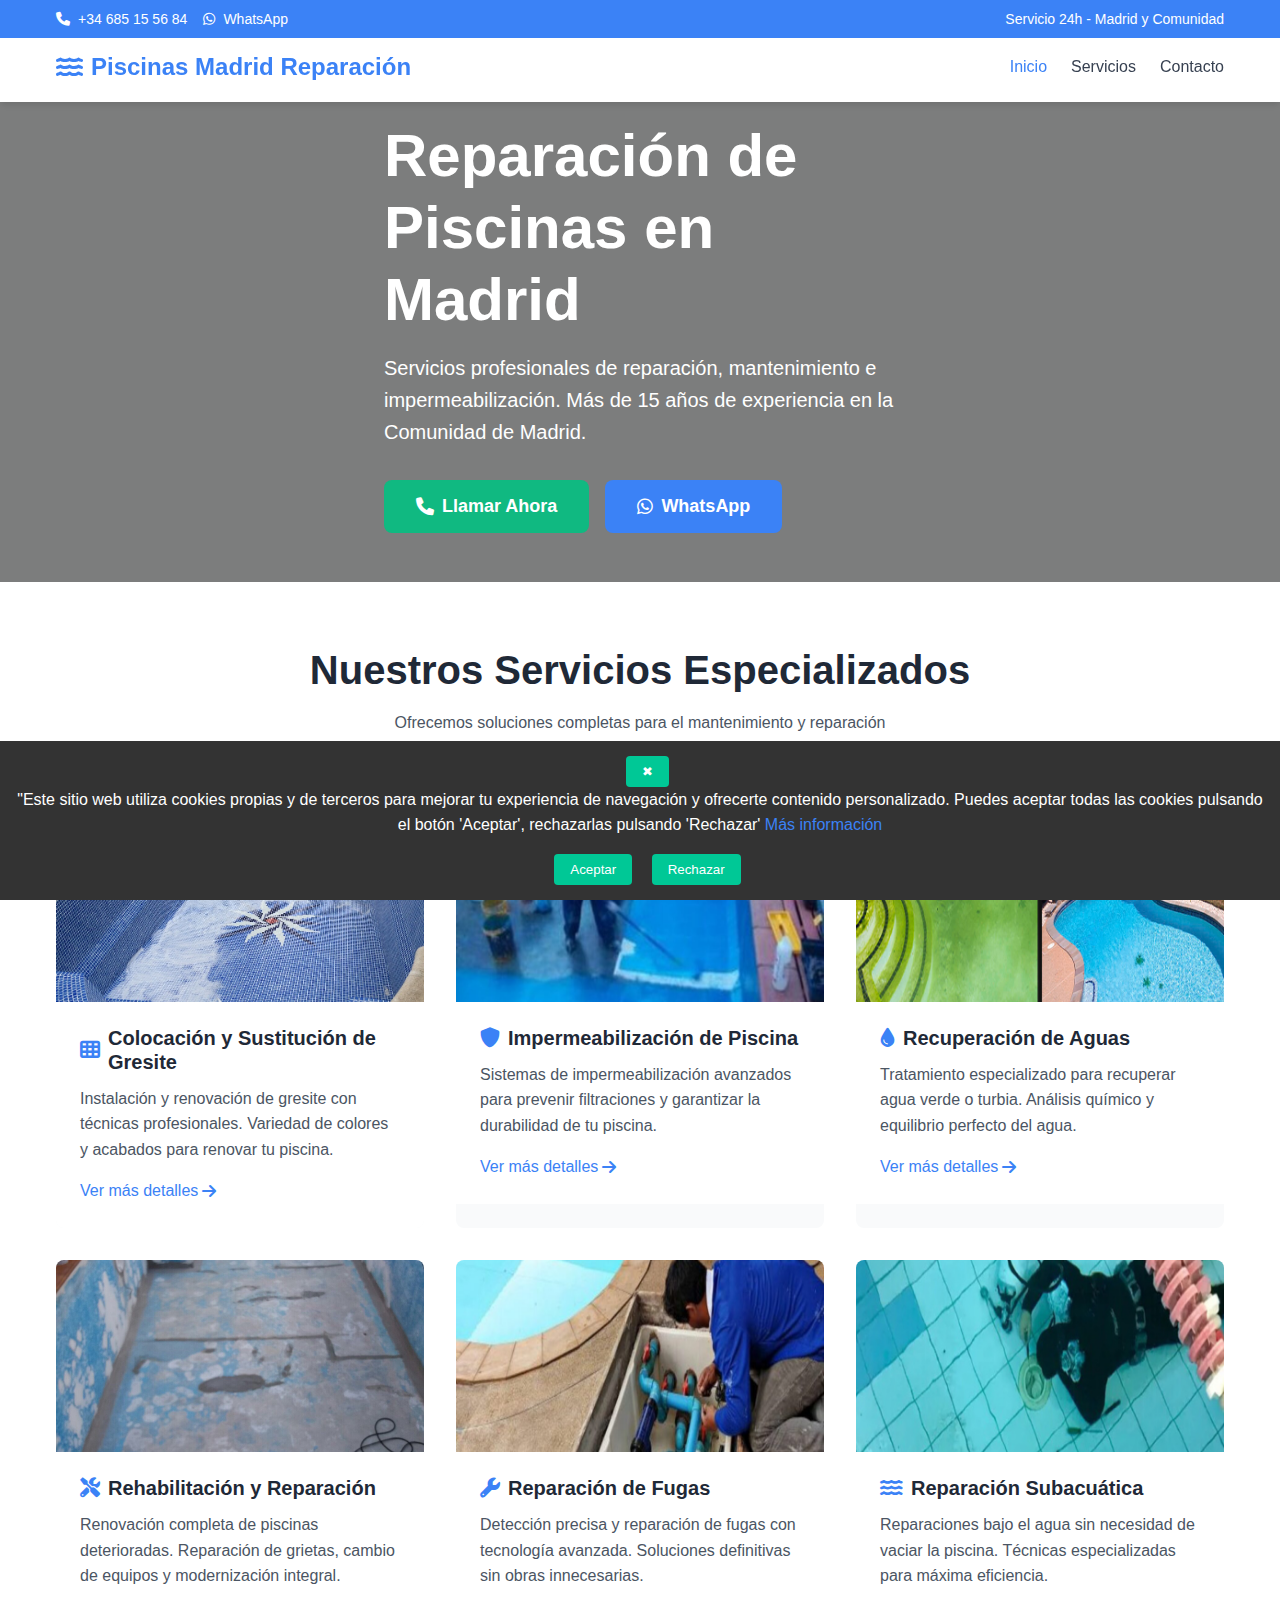
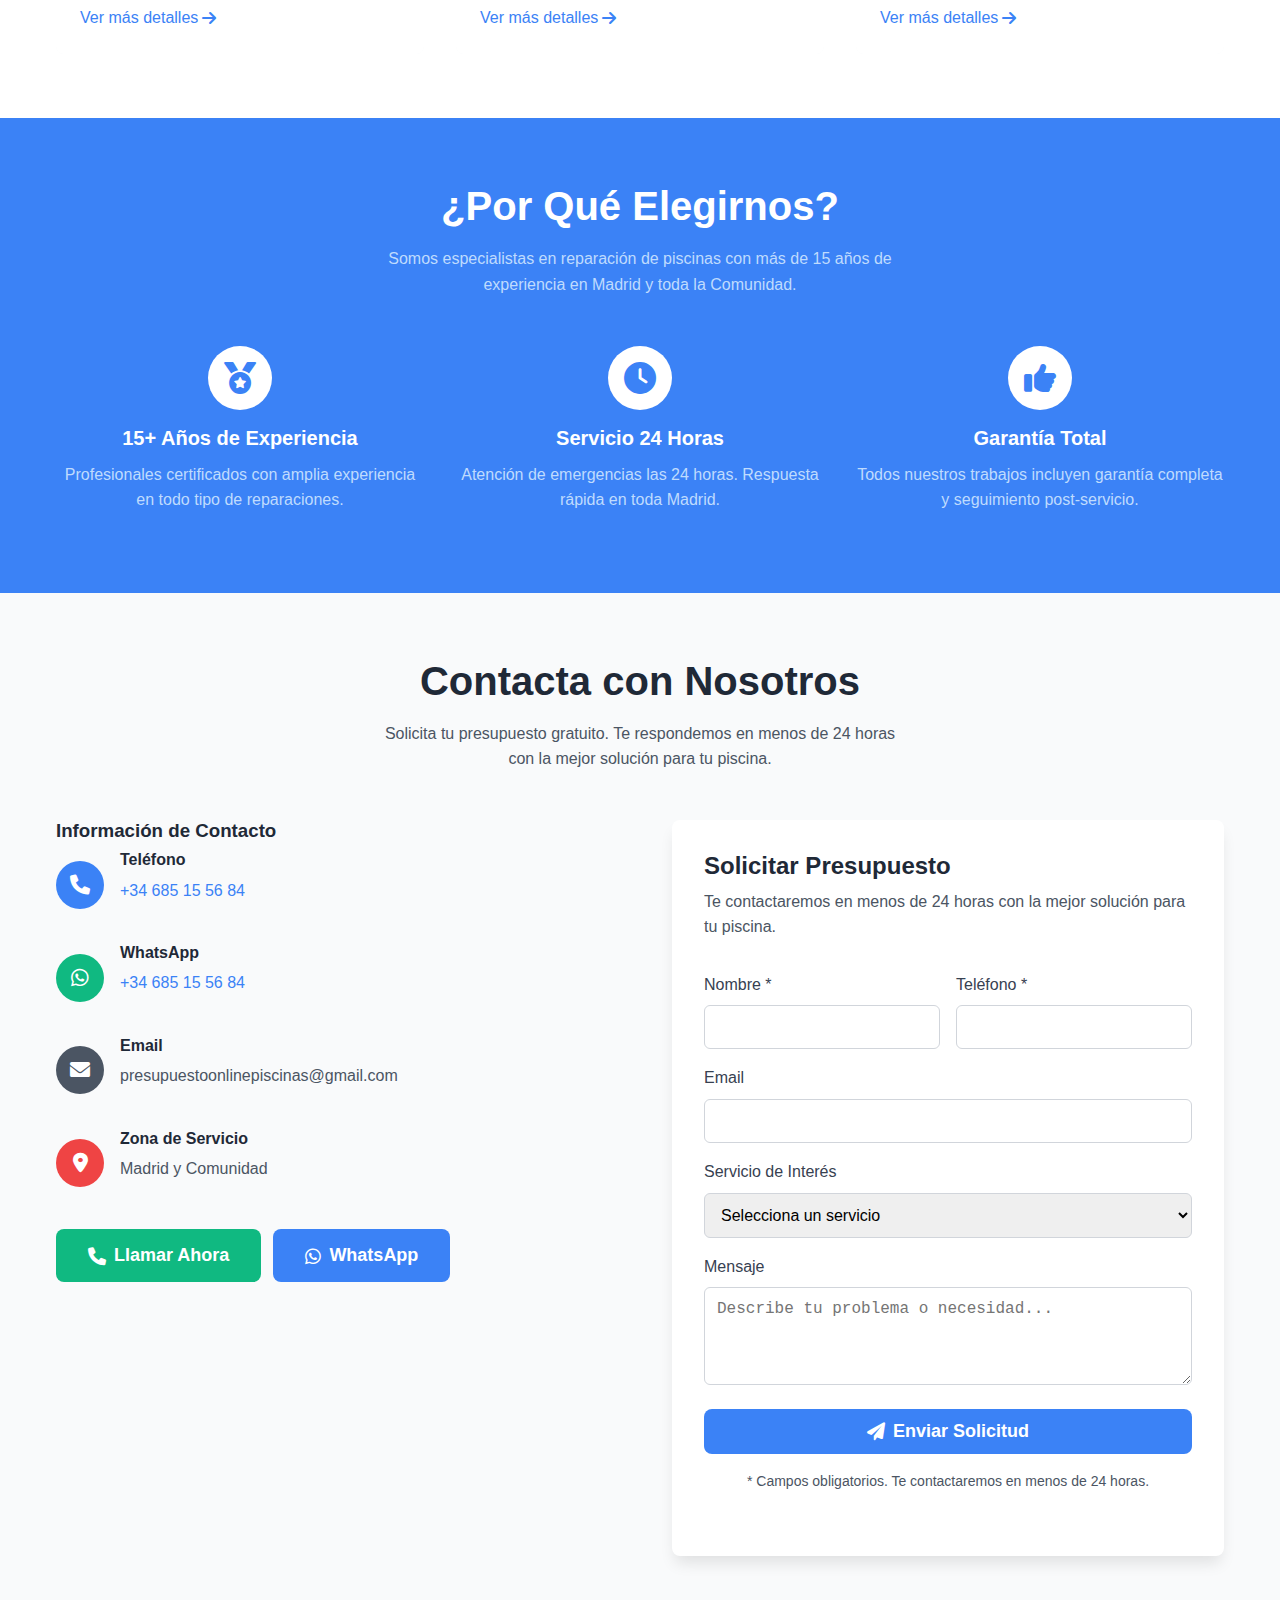
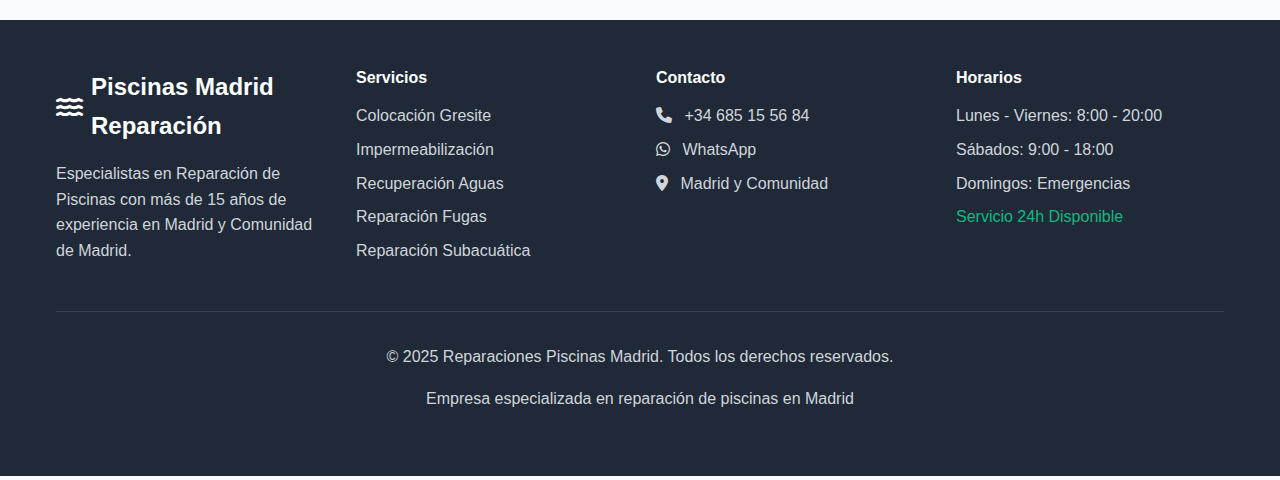
<file: index.html>
<!DOCTYPE html>
<html lang="es">
  <head>
    <!-- Configuración básica -->
    <meta charset="UTF-8" />
    <meta name="viewport" content="width=device-width, initial-scale=1.0, maximum-scale=5.0, viewport-fit=cover">
    
    <!-- Título y metadatos esenciales -->
    <title>Reparación de Piscinas Madrid - Servicios Profesionales</title>
    <meta name="description" content="Servicios profesionales de reparación de piscinas en Madrid. Especialistas en gresite, impermeabilización y reparación de fugas. Presupuesto gratuito." />
    <meta name="keywords" content="reparación piscinas Madrid, gresite piscina, impermeabilización piscina, fugas agua piscina" />
    <meta name="author" content="Piscinas Madrid" />
    <meta name="robots" content="index, follow" />

    <!-- Favicon (versión simplificada) -->
    <link rel="icon" href="img/favicon.png" type="image/x-icon" />
    <link rel="apple-touch-icon" href="img/favicon.png" />

    <!-- Open Graph básico (aunque no tengas redes, algunos sistemas lo usan) -->
    <meta property="og:type" content="website" />
    <meta property="og:title" content="Reparación de Piscinas Madrid - Servicios Profesionales" />
    <meta property="og:description" content="Especialistas en reparación de piscinas con más de 15 años de experiencia en Madrid y Comunidad." />
    <meta property="og:image" content="https://reparacionpiscinasmadrid.es/img/ReparacionPiscinaMadrid.jpg">
    <meta property="og:url" content="https://reparacionpiscinasmadrid.es/" />

    <!-- Preconexión para recursos externos -->
    <link rel="preconnect" href="https://cdnjs.cloudflare.com">
    <link rel="dns-prefetch" href="https://cdnjs.cloudflare.com">

    <!-- Precarga de recursos críticos -->
    <link rel="preload" href="styles.css" as="style">
    <link rel="preload" href="https://cdnjs.cloudflare.com/ajax/libs/font-awesome/6.0.0/css/all.min.css" as="style">

    <!-- Hojas de estilo -->
    <link rel="stylesheet" href="https://cdnjs.cloudflare.com/ajax/libs/font-awesome/6.0.0/css/all.min.css" />
    <link rel="stylesheet" href="styles.css" />
    <link rel="stylesheet" href="css/cookie.css" />
</head>
  <body>
    <!-- Barra de contacto fija -->
    <div class="contact-bar">
      <div class="container">
        <div class="contact-info">
          <a href="tel:+34685155684" class="contact-link">
            <i class="fas fa-phone"></i>
            +34 685 15 56 84
          </a>
          <a
            href="https://wa.me/34685155684?text=Hola,%20me%20interesa%20información%20sobre%20sus%20servicios%20de%20reparación%20de%20piscinas"
            target="_blank"
            class="contact-link"
          >
            <i class="fab fa-whatsapp"></i>
            WhatsApp
          </a>
        </div>
        <div class="service-hours">
          <span>Servicio 24h - Madrid y Comunidad</span>
        </div>
      </div>
    </div>

    <!-- Navegación -->
    <nav class="navbar">
      <div class="container">
        <div class="nav-content">
          <a href="index.html" class="logo">
            <i class="fas fa-water"></i>
            Piscinas Madrid Reparación
          </a>

          <div class="nav-menu" id="navMenu">
            <a href="index.html" class="nav-link active">Inicio</a>
            <a href="servicios.html" class="nav-link">Servicios</a>
            <a href="contacto.html" class="nav-link">Contacto</a>
          </div>

          <button class="nav-toggle" id="navToggle">
            <span></span>
            <span></span>
            <span></span>
          </button>
        </div>
      </div>
    </nav>

    <!-- Hero Section -->
    <section class="hero">
      <div class="hero-overlay"></div>
      <div class="container">
        <div class="hero-content">
          <h1>Reparación de Piscinas en Madrid</h1>
          <p>
            Servicios profesionales de reparación, mantenimiento e
            impermeabilización. Más de 15 años de experiencia en la Comunidad de
            Madrid.
          </p>
          <div class="hero-buttons">
            <a href="tel:+34685155684" class="btn btn-accent">
              <i class="fas fa-phone"></i>
              Llamar Ahora
            </a>
            <a
              href="https://wa.me/34685155684?text=Hola,%20me%20interesa%20información%20sobre%20sus%20servicios%20de%20reparación%20de%20piscinas"
              target="_blank"
              class="btn btn-primary"
            >
              <i class="fab fa-whatsapp"></i>
              WhatsApp
            </a>
          </div>
        </div>
      </div>
    </section>

    <!-- Servicios -->
    <section class="services" id="servicios">
      <div class="container">
        <div class="section-header">
          <h2>Nuestros Servicios Especializados</h2>
          <p>
            Ofrecemos soluciones completas para el mantenimiento y reparación de
            piscinas con técnicas profesionales y materiales de primera calidad.
          </p>
        </div>

        <div class="services-grid">
          <div class="service-card">
            <img
              src="img/lechada-Piscinas.jpg"
              alt="Colocación y Sustitución de Gresite"
            />
            <div class="service-content">
              <h3>
                <i class="fas fa-th"></i> Colocación y Sustitución de Gresite
              </h3>
              <p>
                Instalación y renovación de gresite con técnicas profesionales.
                Variedad de colores y acabados para renovar tu piscina.
              </p>
              <a href="servicio-gresite.html" class="btn-link"
                >Ver más detalles <i class="fas fa-arrow-right"></i
              ></a>
            </div>
          </div>

          <div class="service-card">
            <img
              src="img/Impermealización de piscinas.jpg"
              alt="Impermeabilización de Piscina"
            />
            <div class="service-content">
              <h3>
                <i class="fas fa-shield-alt"></i> Impermeabilización de Piscina
              </h3>
              <p>
                Sistemas de impermeabilización avanzados para prevenir
                filtraciones y garantizar la durabilidad de tu piscina.
              </p>
              <a href="servicio-impermeabilizacion.html" class="btn-link"
                >Ver más detalles <i class="fas fa-arrow-right"></i
              ></a>
            </div>
          </div>

          <div class="service-card">
            <img
              src="img/Recuperación de aguas.jpg"
              alt="Recuperación de Aguas"
            />
            <div class="service-content">
              <h3><i class="fas fa-tint"></i> Recuperación de Aguas</h3>
              <p>
                Tratamiento especializado para recuperar agua verde o turbia.
                Análisis químico y equilibrio perfecto del agua.
              </p>
              <a href="servicio-recuperacion-agua.html" class="btn-link"
                >Ver más detalles <i class="fas fa-arrow-right"></i
              ></a>
            </div>
          </div>

          <div class="service-card">
            <img
              src="img/Restauracion_Piscinas.jpg"
              alt="Rehabilitación y Reparación"
            />
            <div class="service-content">
              <h3><i class="fas fa-tools"></i> Rehabilitación y Reparación</h3>
              <p>
                Renovación completa de piscinas deterioradas. Reparación de
                grietas, cambio de equipos y modernización integral.
              </p>
              <a href="servicio-rehabilitacion.html" class="btn-link"
                >Ver más detalles <i class="fas fa-arrow-right"></i
              ></a>
            </div>
          </div>

          <div class="service-card">
            <img src="img/reparacion de fugas1.jpg" alt="Reparación de Fugas" />
            <div class="service-content">
              <h3><i class="fas fa-wrench"></i> Reparación de Fugas</h3>
              <p>
                Detección precisa y reparación de fugas con tecnología avanzada.
                Soluciones definitivas sin obras innecesarias.
              </p>
              <a href="servicio-fugas.html" class="btn-link"
                >Ver más detalles <i class="fas fa-arrow-right"></i
              ></a>
            </div>
          </div>

          <div class="service-card">
            <img
              src="img/Reparación subacuáticas de piscinas.jpg"
              alt="Reparación Subacuática"
            />
            <div class="service-content">
              <h3><i class="fas fa-water"></i> Reparación Subacuática</h3>
              <p>
                Reparaciones bajo el agua sin necesidad de vaciar la piscina.
                Técnicas especializadas para máxima eficiencia.
              </p>
              <a href="servicio-subacuatica.html" class="btn-link"
                >Ver más detalles <i class="fas fa-arrow-right"></i
              ></a>
            </div>
          </div>
        </div>
      </div>
    </section>

    <!-- Por qué elegirnos -->
    <section class="why-choose">
      <div class="container">
        <div class="section-header">
          <h2>¿Por Qué Elegirnos?</h2>
          <p>
            Somos especialistas en reparación de piscinas con más de 15 años de
            experiencia en Madrid y toda la Comunidad.
          </p>
        </div>

        <div class="features-grid">
          <div class="feature">
            <div class="feature-icon">
              <i class="fas fa-medal"></i>
            </div>
            <h3>15+ Años de Experiencia</h3>
            <p>
              Profesionales certificados con amplia experiencia en todo tipo de
              reparaciones.
            </p>
          </div>

          <div class="feature">
            <div class="feature-icon">
              <i class="fas fa-clock"></i>
            </div>
            <h3>Servicio 24 Horas</h3>
            <p>
              Atención de emergencias las 24 horas. Respuesta rápida en toda
              Madrid.
            </p>
          </div>

          <div class="feature">
            <div class="feature-icon">
              <i class="fas fa-thumbs-up"></i>
            </div>
            <h3>Garantía Total</h3>
            <p>
              Todos nuestros trabajos incluyen garantía completa y seguimiento
              post-servicio.
            </p>
          </div>
        </div>
      </div>
    </section>

    <!-- Contacto -->
    <section class="contact-section" id="contacto">
      <div class="container">
        <div class="section-header">
          <h2>Contacta con Nosotros</h2>
          <p>
            Solicita tu presupuesto gratuito. Te respondemos en menos de 24
            horas con la mejor solución para tu piscina.
          </p>
        </div>

        <div class="contact-grid">
          <div class="contact-info-detailed">
            <h3>Información de Contacto</h3>

            <div class="contact-item">
              <div class="contact-icon">
                <i class="fas fa-phone"></i>
              </div>
              <div>
                <h4>Teléfono</h4>
                <p><a href="tel:+34685155684">+34 685 15 56 84</a></p>
              </div>
            </div>

            <div class="contact-item">
              <div class="contact-icon whatsapp">
                <i class="fab fa-whatsapp"></i>
              </div>
              <div>
                <h4>WhatsApp</h4>
                <p>
                  <a
                    href="https://wa.me/34685155684?text=Hola,%20me%20interesa%20información%20sobre%20sus%20servicios%20de%20reparación%20de%20piscinas"
                    target="_blank"
                    >+34 685 15 56 84</a
                  >
                </p>
              </div>
            </div>

            <div class="contact-item">
              <div class="contact-icon email">
                <i class="fas fa-envelope"></i>
              </div>
              <div>
                <h4>Email</h4>
                <p>presupuestoonlinepiscinas@gmail.com</p>
              </div>
            </div>

            <div class="contact-item">
              <div class="contact-icon location">
                <i class="fas fa-map-marker-alt"></i>
              </div>
              <div>
                <h4>Zona de Servicio</h4>
                <p>Madrid y Comunidad</p>
              </div>
            </div>

            <div class="contact-buttons">
              <a href="tel:+34685155684" class="btn btn-accent">
                <i class="fas fa-phone"></i>
                Llamar Ahora
              </a>
              <a
                href="https://wa.me/34685155684?text=Hola,%20me%20interesa%20información%20sobre%20sus%20servicios%20de%20reparación%20de%20piscinas"
                target="_blank"
                class="btn btn-primary"
              >
                <i class="fab fa-whatsapp"></i>
                WhatsApp
              </a>
            </div>
          </div>

          <div class="contact-form-container">
            <form class="contact-form" id="contactForm">
              <h3>Solicitar Presupuesto</h3>
              <p>
                Te contactaremos en menos de 24 horas con la mejor solución para
                tu piscina.
              </p>

              <div class="form-row">
                <div class="form-group">
                  <label for="nombre">Nombre *</label>
                  <input type="text" id="nombre" name="nombre" required />
                </div>
                <div class="form-group">
                  <label for="telefono">Teléfono *</label>
                  <input type="tel" id="telefono" name="telefono" required />
                </div>
              </div>

              <div class="form-group">
                <label for="email">Email</label>
                <input type="email" id="email" name="email" />
              </div>

              <div class="form-group">
                <label for="servicio">Servicio de Interés</label>
                <select id="servicio" name="servicio">
                  <option value="">Selecciona un servicio</option>
                  <option value="gresite">
                    Colocación y Sustitución de Gresite
                  </option>
                  <option value="impermeabilizacion">
                    Impermeabilización de Piscina
                  </option>
                  <option value="recuperacion-agua">
                    Recuperación de Aguas
                  </option>
                  <option value="rehabilitacion">
                    Rehabilitación y Reparación
                  </option>
                  <option value="fugas">Reparación de Fugas</option>
                  <option value="subacuatica">Reparación Subacuática</option>
                </select>
              </div>

              <div class="form-group">
                <label for="mensaje">Mensaje</label>
                <textarea
                  id="mensaje"
                  name="mensaje"
                  rows="4"
                  placeholder="Describe tu problema o necesidad..."
                ></textarea>
              </div>

              <button type="submit" class="btn btn-primary btn-full">
                <i class="fas fa-paper-plane"></i>
                Enviar Solicitud
              </button>

              <p class="form-note">
                * Campos obligatorios. Te contactaremos en menos de 24 horas.
              </p>
            </form>
          </div>
        </div>
      </div>
    </section>

    <!-- Footer -->
    <footer class="footer">
      <div class="container">
        <div class="footer-content">
          <div class="footer-section">
            <div class="footer-logo">
              <i class="fas fa-water"></i>
              Piscinas Madrid Reparación
            </div>
            <p>
              Especialistas en Reparación de Piscinas con más de 15 años de
              experiencia en Madrid y Comunidad de Madrid.
            </p>
          </div>

          <div class="footer-section">
            <h4>Servicios</h4>
            <ul>
              <li><a href="servicio-gresite.html">Colocación Gresite</a></li>
              <li>
                <a href="servicio-impermeabilizacion.html"
                  >Impermeabilización</a
                >
              </li>
              <li>
                <a href="servicio-recuperacion-agua.html">Recuperación Aguas</a>
              </li>
              <li><a href="servicio-fugas.html">Reparación Fugas</a></li>
              <li>
                <a href="servicio-subacuatica.html">Reparación Subacuática</a>
              </li>
            </ul>
          </div>

          <div class="footer-section">
            <h4>Contacto</h4>
            <ul>
              <li><i class="fas fa-phone"></i> +34 685 15 56 84</li>
              <li><i class="fab fa-whatsapp"></i> WhatsApp</li>
              <li><i class="fas fa-map-marker-alt"></i> Madrid y Comunidad</li>
            </ul>
          </div>

          <div class="footer-section">
            <h4>Horarios</h4>
            <ul>
              <li>Lunes - Viernes: 8:00 - 20:00</li>
              <li>Sábados: 9:00 - 18:00</li>
              <li>Domingos: Emergencias</li>
              <li class="emergency">Servicio 24h Disponible</li>
            </ul>
          </div>
        </div>

        <div class="footer-bottom">
          <p>
            &copy; 2025 Reparaciones Piscinas Madrid. Todos los derechos
            reservados.
          </p>
          <p>Empresa especializada en reparación de piscinas en Madrid</p>
        </div>
      </div>
    </footer>

    <!-- Botones flotantes -->
    <div class="floating-buttons">
      <a
        href="https://wa.me/34685155684?text=Hola,%20me%20interesa%20información%20sobre%20sus%20servicios%20de%20reparación%20de%20piscinas"
        target="_blank"
        class="floating-btn whatsapp"
      >
        <i class="fab fa-whatsapp"></i>
      </a>
      <a href="tel:+34685155684" class="floating-btn phone">
        <i class="fas fa-phone"></i>
      </a>
    </div>

    <!-- Banner de Cookies -->
    <div id="cookie-banner" class="cookie-banner">
      <button class="close-banner" id="close-banner">✖</button>
      <p>
        "Este sitio web utiliza cookies propias y de terceros para mejorar tu experiencia de navegación y ofrecerte contenido personalizado. Puedes aceptar todas las cookies pulsando el botón 'Aceptar', rechazarlas pulsando 'Rechazar'
        <a href="/politica-de-cookies.html">Más información</a>
      </p>
      <div class="cookie-buttons">
        <button id="accept-cookies">Aceptar</button>
        <button id="reject-cookies">Rechazar</button>
      </div>
    </div>

    <!-- JavaScript -->
    <script src="contact-form.js"></script>
    <script src="JS/seo-data.js"></script>
    <script src="JS/cookie-banner.js"></script>
  </body>
</html>
</file>
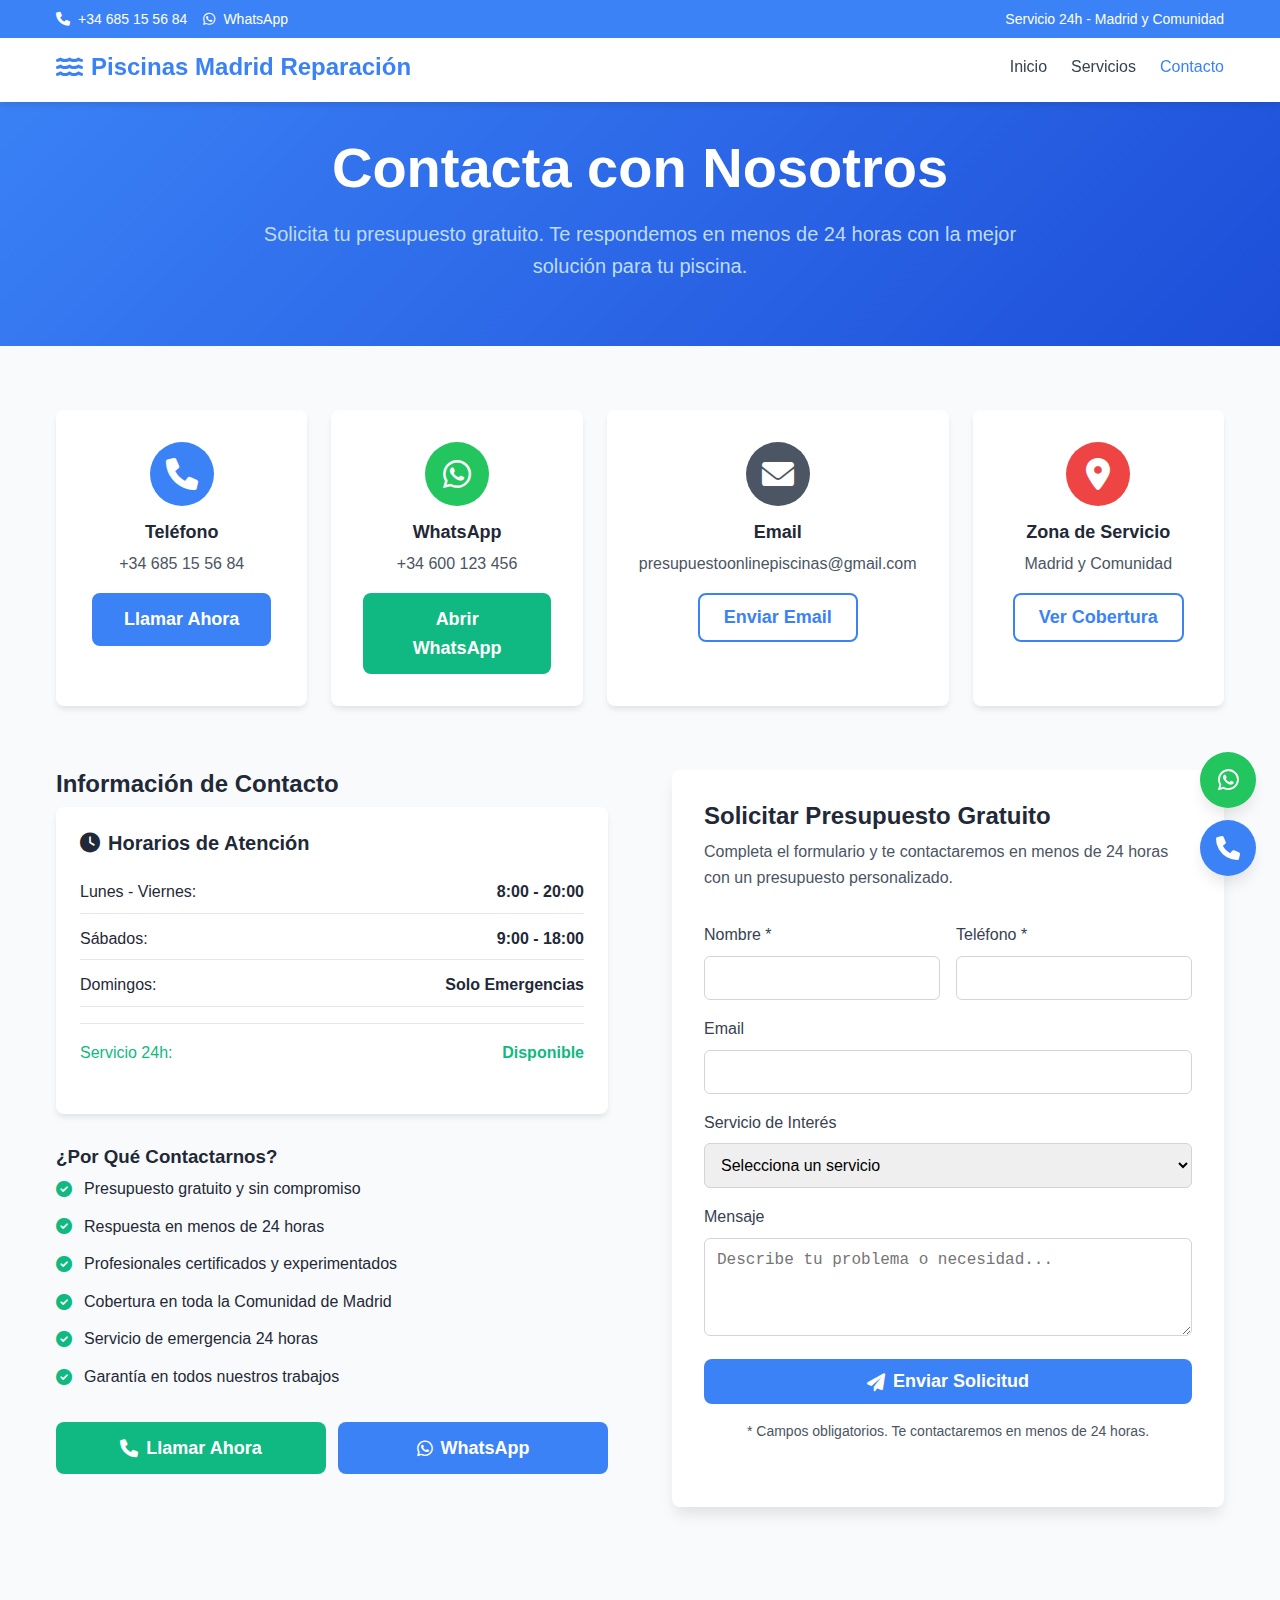
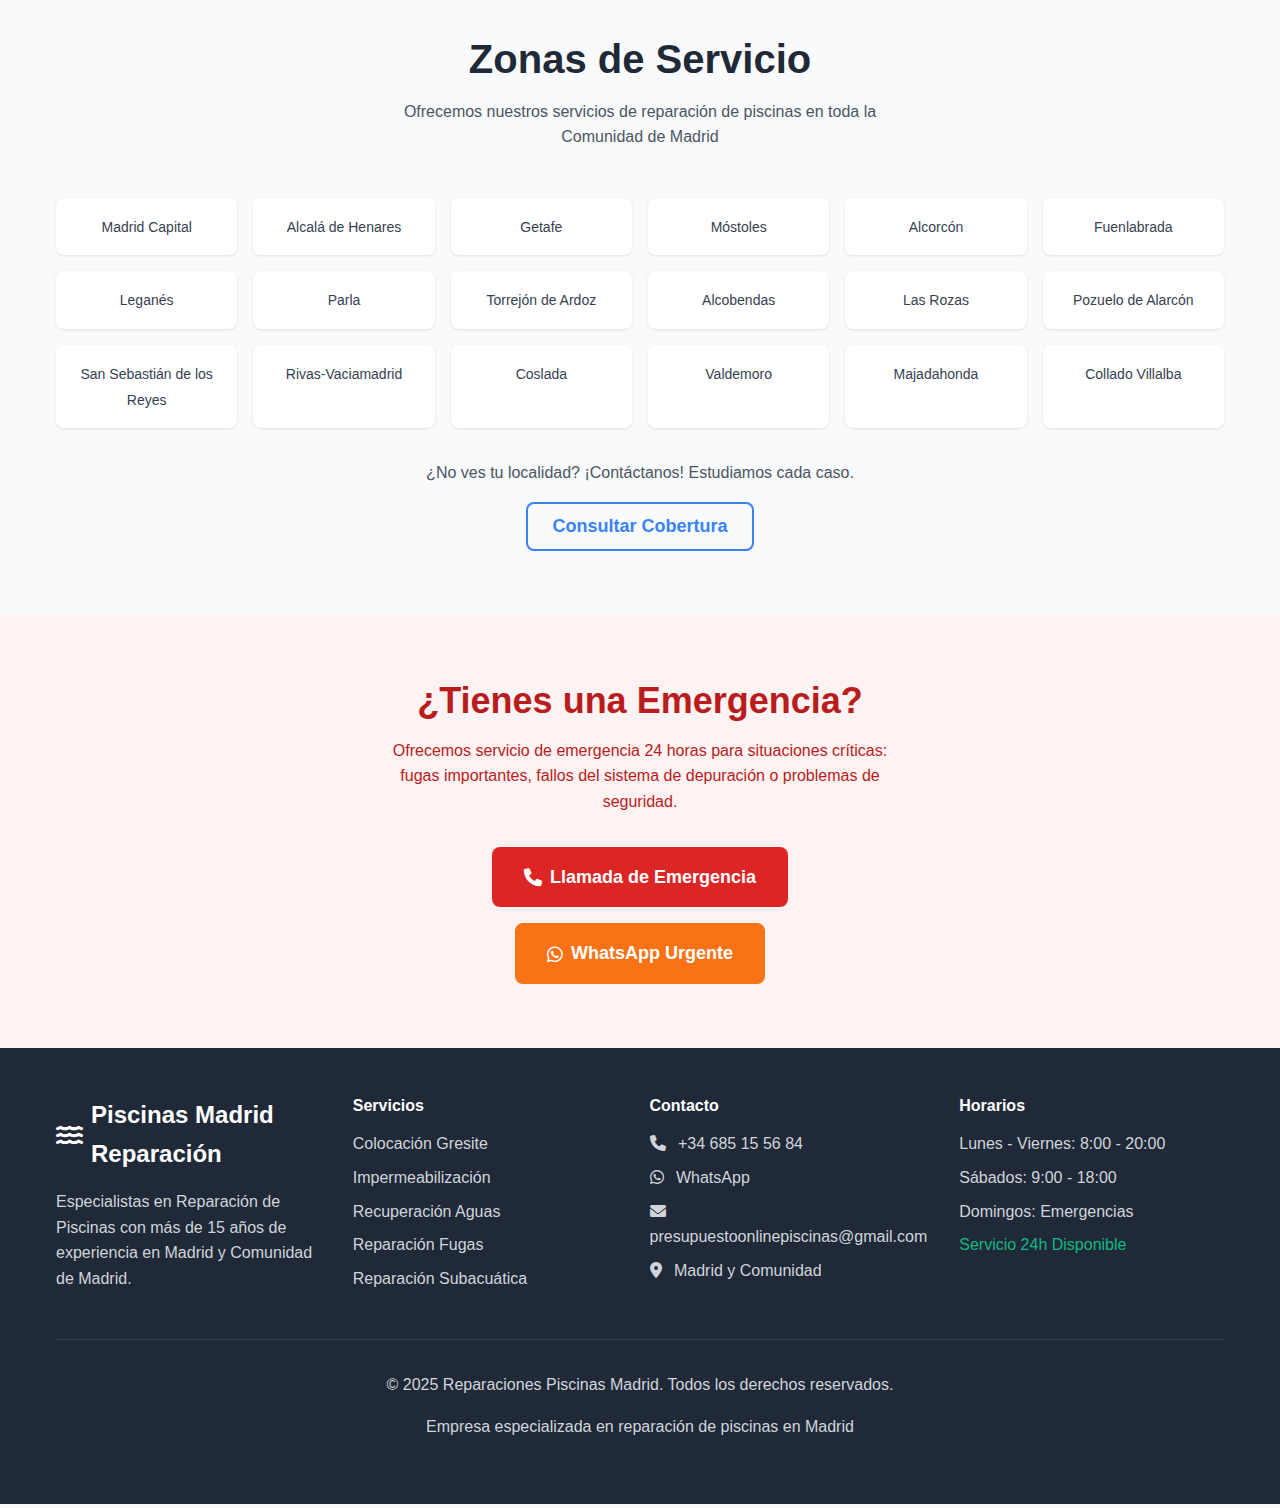
<file: contacto.html>
<!DOCTYPE html>
<html lang="es">
<head>
    <meta charset="UTF-8">
    <meta name="viewport" content="width=device-width, initial-scale=1.0">
    <title>Contacto - Reparación de Piscinas Madrid | Presupuesto Gratuito</title>
    <!-- Favicon -->
    <link rel="icon" href="img/favicon.png" type="image/png">
    <meta name="description" content="Contáctanos para reparación de piscinas en Madrid. Teléfono, WhatsApp y formulario de contacto. Presupuesto gratuito en 24 horas.">
    <meta name="keywords" content="contacto reparación piscinas Madrid, presupuesto piscina, teléfono piscinas Madrid, WhatsApp reparación piscinas">
    
    <!-- Open Graph tags -->
    <meta property="og:title" content="Contacto - Reparación de Piscinas Madrid | Presupuesto Gratuito">
    <meta property="og:description" content="Contáctanos para servicios profesionales de reparación de piscinas en Madrid.">
    <meta property="og:type" content="website">
    <meta property="og:locale" content="es_ES">
    
    <!-- Font Awesome para iconos -->
    <link rel="stylesheet" href="https://cdnjs.cloudflare.com/ajax/libs/font-awesome/6.0.0/css/all.min.css">
    
    <!-- CSS personalizado -->
    <link rel="stylesheet" href="styles.css">
</head>
<body>
    <!-- Barra de contacto fija -->
    <div class="contact-bar">
        <div class="container">
            <div class="contact-info">
                <a href="tel:+34685155684" class="contact-link">
                    <i class="fas fa-phone"></i>
                    +34 685 15 56 84
                </a>
                <a href="https://wa.me/34685155684?text=Hola,%20me%20interesa%20información%20sobre%20sus%20servicios%20de%20reparación%20de%20piscinas" target="_blank" class="contact-link">
                    <i class="fab fa-whatsapp"></i>
                    WhatsApp
                </a>
            </div>
            <div class="service-hours">
                <span>Servicio 24h - Madrid y Comunidad</span>
            </div>
        </div>
    </div>

    <!-- Navegación -->
    <nav class="navbar">
        <div class="container">
            <div class="nav-content">
                <a href="index.html" class="logo">
                    <i class="fas fa-water"></i>
                    Piscinas Madrid Reparación
                </a>
                
                <div class="nav-menu" id="navMenu">
                    <a href="index.html" class="nav-link">Inicio</a>
                    <a href="servicios.html" class="nav-link">Servicios</a>
                    <a href="contacto.html" class="nav-link active">Contacto</a>
                </div>
                
                <button class="nav-toggle" id="navToggle">
                    <span></span>
                    <span></span>
                    <span></span>
                </button>
            </div>
        </div>
    </nav>

    <!-- Header de página -->
    <section class="page-header">
        <div class="container">
            <div class="page-header-content">
                <h1>Contacta con Nosotros</h1>
                <p>Solicita tu presupuesto gratuito. Te respondemos en menos de 24 horas con la mejor solución para tu piscina.</p>
            </div>
        </div>
    </section>

    <!-- Métodos de contacto -->
    <section class="contact-page">
        <div class="container">
            <div class="contact-methods">
                <!-- Teléfono -->
                <div class="contact-method">
                    <div class="contact-method-icon" style="background-color: var(--pool-blue);">
                        <i class="fas fa-phone"></i>
                    </div>
                    <h3>Teléfono</h3>
                    <p>+34 685 15 56 84</p>
                    <a href="tel:+34685155684" class="btn btn-primary">Llamar Ahora</a>
                </div>

                <!-- WhatsApp -->
                <div class="contact-method">
                    <div class="contact-method-icon" style="background-color: var(--green-500);">
                        <i class="fab fa-whatsapp"></i>
                    </div>
                    <h3>WhatsApp</h3>
                    <p>+34 600 123 456</p>
                    <a href="https://wa.me/34685155684?text=Hola,%20me%20interesa%20información%20sobre%20sus%20servicios%20de%20reparación%20de%20piscinas" target="_blank" class="btn btn-accent">Abrir WhatsApp</a>
                </div>

                <!-- Email -->
                <div class="contact-method">
                    <div class="contact-method-icon" style="background-color: var(--gray-600);">
                        <i class="fas fa-envelope"></i>
                    </div>
                    <h3>Email</h3>
                    <p>presupuestoonlinepiscinas@gmail.com</p>
                    <a href="mailto:presupuestoonlinepiscinas@gmail.com" class="btn btn-outline">Enviar Email</a>
                </div>

                <!-- Ubicación -->
                <div class="contact-method">
                    <div class="contact-method-icon" style="background-color: var(--red-500);">
                        <i class="fas fa-map-marker-alt"></i>
                    </div>
                    <h3>Zona de Servicio</h3>
                    <p>Madrid y Comunidad</p>
                    <a href="#areas" class="btn btn-outline">Ver Cobertura</a>
                </div>
            </div>

            <!-- Información principal -->
            <div class="contact-grid">
                <div class="contact-info-detailed">
                    <h2>Información de Contacto</h2>
                    
                    <!-- Horarios -->
                    <div class="hours-card">
                        <h4><i class="fas fa-clock"></i> Horarios de Atención</h4>
                        <ul class="hours-list">
                            <li>
                                <span>Lunes - Viernes:</span>
                                <strong>8:00 - 20:00</strong>
                            </li>
                            <li>
                                <span>Sábados:</span>
                                <strong>9:00 - 18:00</strong>
                            </li>
                            <li>
                                <span>Domingos:</span>
                                <strong>Solo Emergencias</strong>
                            </li>
                            <li class="emergency">
                                <span>Servicio 24h:</span>
                                <strong>Disponible</strong>
                            </li>
                        </ul>
                    </div>

                    <!-- Razones para contactarnos -->
                    <div>
                        <h3>¿Por Qué Contactarnos?</h3>
                        <ul class="service-info-list">
                            <li>
                                <i class="fas fa-check-circle"></i>
                                <span>Presupuesto gratuito y sin compromiso</span>
                            </li>
                            <li>
                                <i class="fas fa-check-circle"></i>
                                <span>Respuesta en menos de 24 horas</span>
                            </li>
                            <li>
                                <i class="fas fa-check-circle"></i>
                                <span>Profesionales certificados y experimentados</span>
                            </li>
                            <li>
                                <i class="fas fa-check-circle"></i>
                                <span>Cobertura en toda la Comunidad de Madrid</span>
                            </li>
                            <li>
                                <i class="fas fa-check-circle"></i>
                                <span>Servicio de emergencia 24 horas</span>
                            </li>
                            <li>
                                <i class="fas fa-check-circle"></i>
                                <span>Garantía en todos nuestros trabajos</span>
                            </li>
                        </ul>
                    </div>

                    <!-- Botones de acción rápida -->
                    <div class="contact-buttons">
                        <a href="tel:+34685155684" class="btn btn-accent btn-full">
                            <i class="fas fa-phone"></i>
                            Llamar Ahora
                        </a>
                        <a href="https://wa.me/34685155684?text=Hola,%20me%20interesa%20información%20sobre%20sus%20servicios%20de%20reparación%20de%20piscinas" target="_blank" class="btn btn-primary btn-full">
                            <i class="fab fa-whatsapp"></i>
                            WhatsApp
                        </a>
                    </div>
                </div>

                <!-- Formulario de contacto -->
                <div class="contact-form-container">
                     <form class="contact-form" id="contactForm">
                     
                        <h3>Solicitar Presupuesto Gratuito</h3>
                        <p>Completa el formulario y te contactaremos en menos de 24 horas con un presupuesto personalizado.</p>
                        
                        <div class="form-row">
                            <div class="form-group">
                                <label for="nombre">Nombre *</label>
                                <input type="text" id="nombre" name="nombre" required>
                            </div>
                            <div class="form-group">
                                <label for="telefono">Teléfono *</label>
                                <input type="tel" id="telefono" name="telefono" required>
                            </div>
                        </div>

                        <div class="form-group">
                            <label for="email">Email</label>
                            <input type="email" id="email" name="email">
                        </div>

                        <div class="form-group">
                            <label for="servicio">Servicio de Interés</label>
                            <select id="servicio" name="servicio">
                                <option value="">Selecciona un servicio</option>
                                <option value="gresite">Colocación y Sustitución de Gresite</option>
                                <option value="impermeabilizacion">Impermeabilización de Piscina</option>
                                <option value="recuperacion-agua">Recuperación de Aguas</option>
                                <option value="rehabilitacion">Rehabilitación y Reparación</option>
                                <option value="fugas">Reparación de Fugas</option>
                                <option value="subacuatica">Reparación Subacuática</option>
                            </select>
                        </div>

                        <div class="form-group">
                            <label for="mensaje">Mensaje</label>
                            <textarea id="mensaje" name="mensaje" rows="4" placeholder="Describe tu problema o necesidad..."></textarea>
                        </div>

                        <button type="submit" class="btn btn-primary btn-full">
                            <i class="fas fa-paper-plane"></i>
                            Enviar Solicitud
                        </button>

                        <p class="form-note">* Campos obligatorios. Te contactaremos en menos de 24 horas.</p>
                    </form>
                </div>
            </div>
        </div>
    </section>

    <!-- Zonas de servicio -->
    <section class="service-areas" id="areas">
        <div class="container">
            <div class="section-header">
                <h2>Zonas de Servicio</h2>
                <p>Ofrecemos nuestros servicios de reparación de piscinas en toda la Comunidad de Madrid</p>
            </div>

            <div class="areas-grid">
                <div class="area-item"><span>Madrid Capital</span></div>
                <div class="area-item"><span>Alcalá de Henares</span></div>
                <div class="area-item"><span>Getafe</span></div>
                <div class="area-item"><span>Móstoles</span></div>
                <div class="area-item"><span>Alcorcón</span></div>
                <div class="area-item"><span>Fuenlabrada</span></div>
                <div class="area-item"><span>Leganés</span></div>
                <div class="area-item"><span>Parla</span></div>
                <div class="area-item"><span>Torrejón de Ardoz</span></div>
                <div class="area-item"><span>Alcobendas</span></div>
                <div class="area-item"><span>Las Rozas</span></div>
                <div class="area-item"><span>Pozuelo de Alarcón</span></div>
                <div class="area-item"><span>San Sebastián de los Reyes</span></div>
                <div class="area-item"><span>Rivas-Vaciamadrid</span></div>
                <div class="area-item"><span>Coslada</span></div>
                <div class="area-item"><span>Valdemoro</span></div>
                <div class="area-item"><span>Majadahonda</span></div>
                <div class="area-item"><span>Collado Villalba</span></div>
            </div>

            <div style="text-align: center; margin-top: 2rem;">
                <p style="color: var(--gray-600); margin-bottom: 1rem;">
                    ¿No ves tu localidad? ¡Contáctanos! Estudiamos cada caso.
                </p>
                <a href="tel:+34600123456" class="btn btn-outline">
                    Consultar Cobertura
                </a>
            </div>
        </div>
    </section>

    <!-- Sección de emergencia -->
    <section style="padding: 4rem 0; background-color: #fef2f2;">
        <div class="container" style="text-align: center;">
            <h2 style="font-size: 2.25rem; font-weight: bold; color: var(--red-700); margin-bottom: 1rem;">
                ¿Tienes una Emergencia?
            </h2>
            <p style="color: var(--red-700); margin-bottom: 2rem; max-width: 32rem; margin-left: auto; margin-right: auto;">
                Ofrecemos servicio de emergencia 24 horas para situaciones críticas: 
                fugas importantes, fallos del sistema de depuración o problemas de seguridad.
            </p>
            <div style="display: flex; flex-direction: column; gap: 1rem; align-items: center;">
                <a href="tel:+34685155684" class="btn btn-emergency" style="width: auto; padding: 1rem 2rem;">
                    <i class="fas fa-phone"></i>
                    Llamada de Emergencia
                </a>
                <a href="https://wa.me/34685155684?text=EMERGENCIA:%20Necesito%20ayuda%20urgente%20con%20mi%20piscina" target="_blank" class="btn btn-warning" style="width: auto; padding: 1rem 2rem;">
                    <i class="fab fa-whatsapp"></i>
                    WhatsApp Urgente  
                </a>
            </div>
        </div>
    </section>

    <!-- Footer -->
    <footer class="footer">
        <div class="container">
            <div class="footer-content">
                <div class="footer-section">
                    <div class="footer-logo">
                        <i class="fas fa-water"></i>
                        Piscinas Madrid Reparación
                    </div>
                    <p>Especialistas en Reparación de Piscinas con más de 15 años de experiencia en Madrid y Comunidad de Madrid.</p>
                </div>

                <div class="footer-section">
                    <h4>Servicios</h4>
                    <ul>
                        <li><a href="servicio-gresite.html">Colocación Gresite</a></li>
                        <li><a href="servicio-impermeabilizacion.html">Impermeabilización</a></li>
                        <li><a href="servicio-recuperacion-agua.html">Recuperación Aguas</a></li>
                        <li><a href="servicio-fugas.html">Reparación Fugas</a></li>
                        <li><a href="servicio-subacuatica.html">Reparación Subacuática</a></li>
                    </ul>
                </div>

                <div class="footer-section">
                    <h4>Contacto</h4>
                    <ul>
                        <li><i class="fas fa-phone"></i> +34 685 15 56 84</li>
                        <li><i class="fab fa-whatsapp"></i> WhatsApp</li>
                        <li><i class="fas fa-envelope"></i> presupuestoonlinepiscinas@gmail.com</li>
                        <li><i class="fas fa-map-marker-alt"></i> Madrid y Comunidad</li>
                    </ul>
                </div>

                <div class="footer-section">
                    <h4>Horarios</h4>
                    <ul>
                        <li>Lunes - Viernes: 8:00 - 20:00</li>
                        <li>Sábados: 9:00 - 18:00</li>
                        <li>Domingos: Emergencias</li>
                        <li class="emergency">Servicio 24h Disponible</li>
                    </ul>
                </div>
            </div>

            <div class="footer-bottom">
                <p>&copy; 2025 Reparaciones Piscinas Madrid. Todos los derechos reservados.</p>
                <p>Empresa especializada en reparación de piscinas en Madrid</p>
            </div>
        </div>
    </footer>

    <!-- Botones flotantes -->
    <div class="floating-buttons">
        <a href="https://wa.me/34685155684?text=Hola,%20me%20interesa%20información%20sobre%20sus%20servicios%20de%20reparación%20de%20piscinas" target="_blank" class="floating-btn whatsapp">
            <i class="fab fa-whatsapp"></i>
        </a>
        <a href="tel:+34685155684" class="floating-btn phone">
            <i class="fas fa-phone"></i>
        </a>
    </div>

    <!-- JavaScript -->
    <script src="contact-form.js"></script>
    
</body>
</html>
</file>
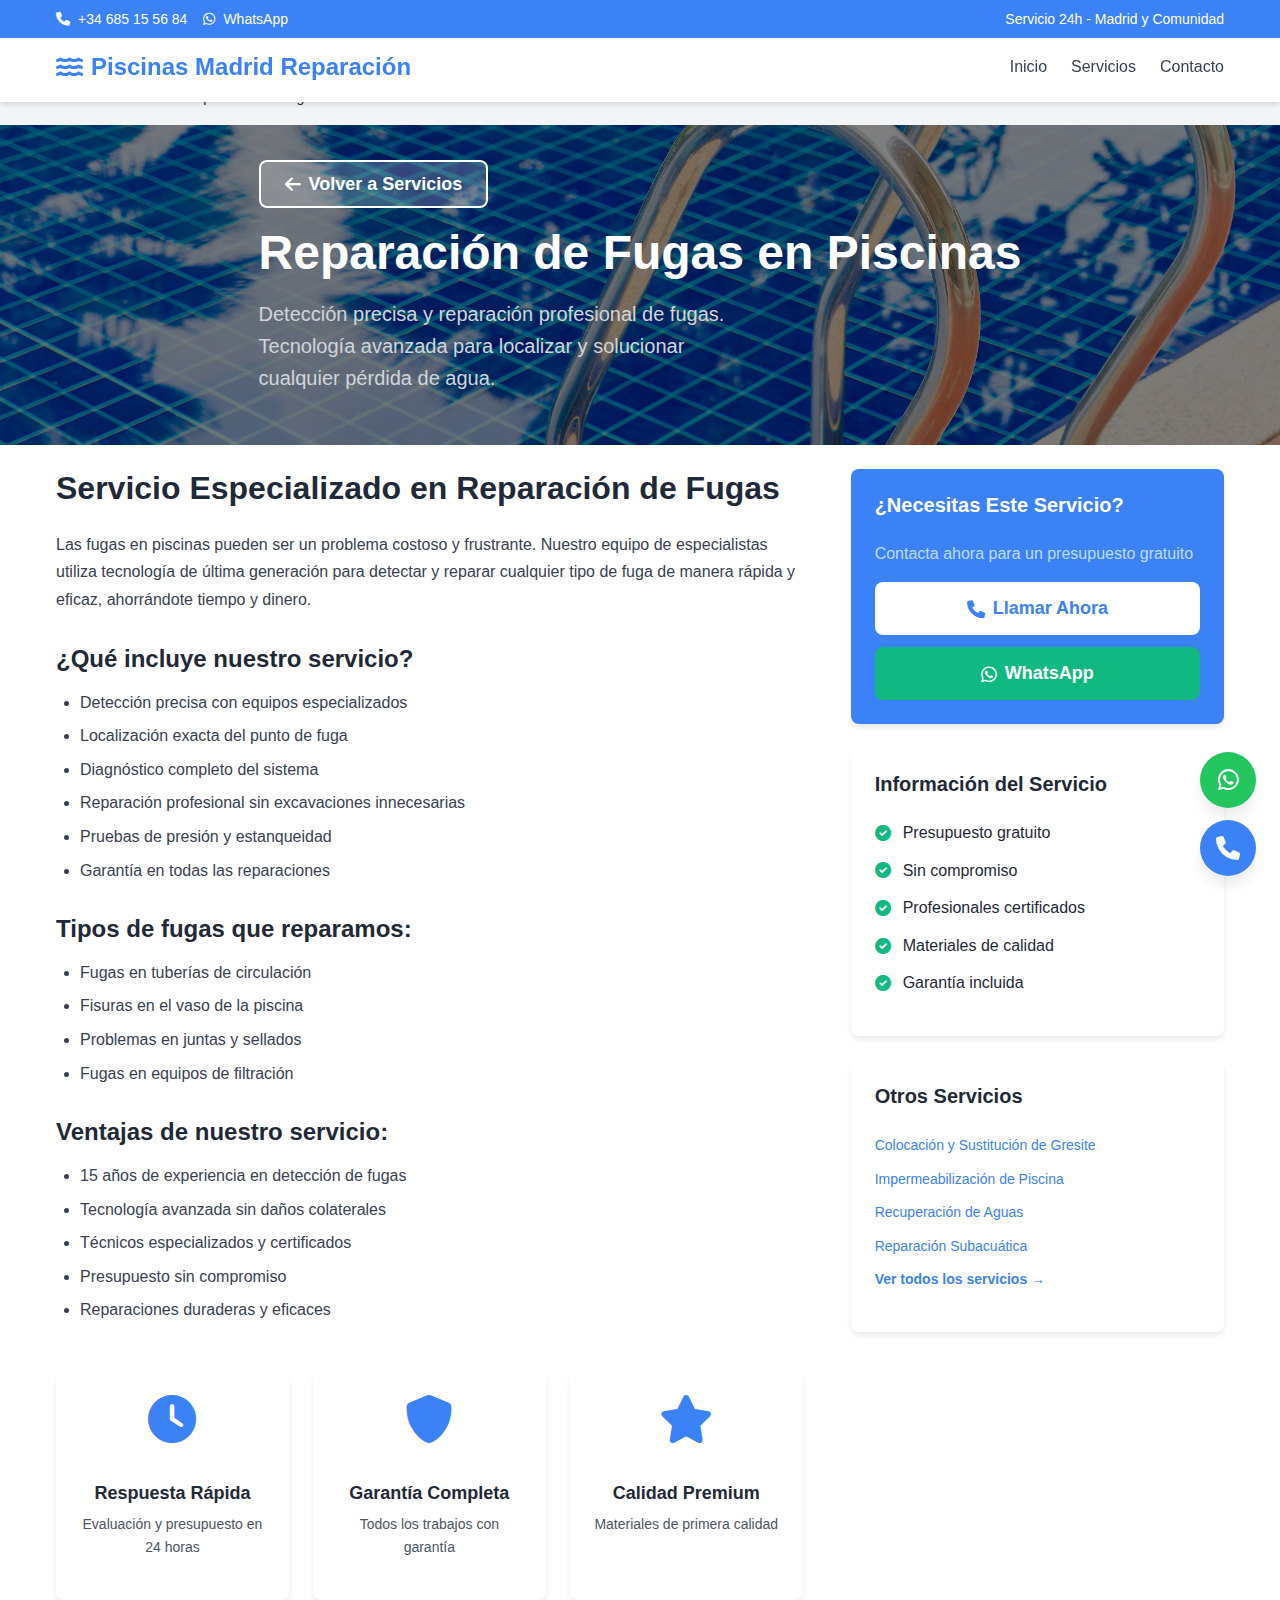
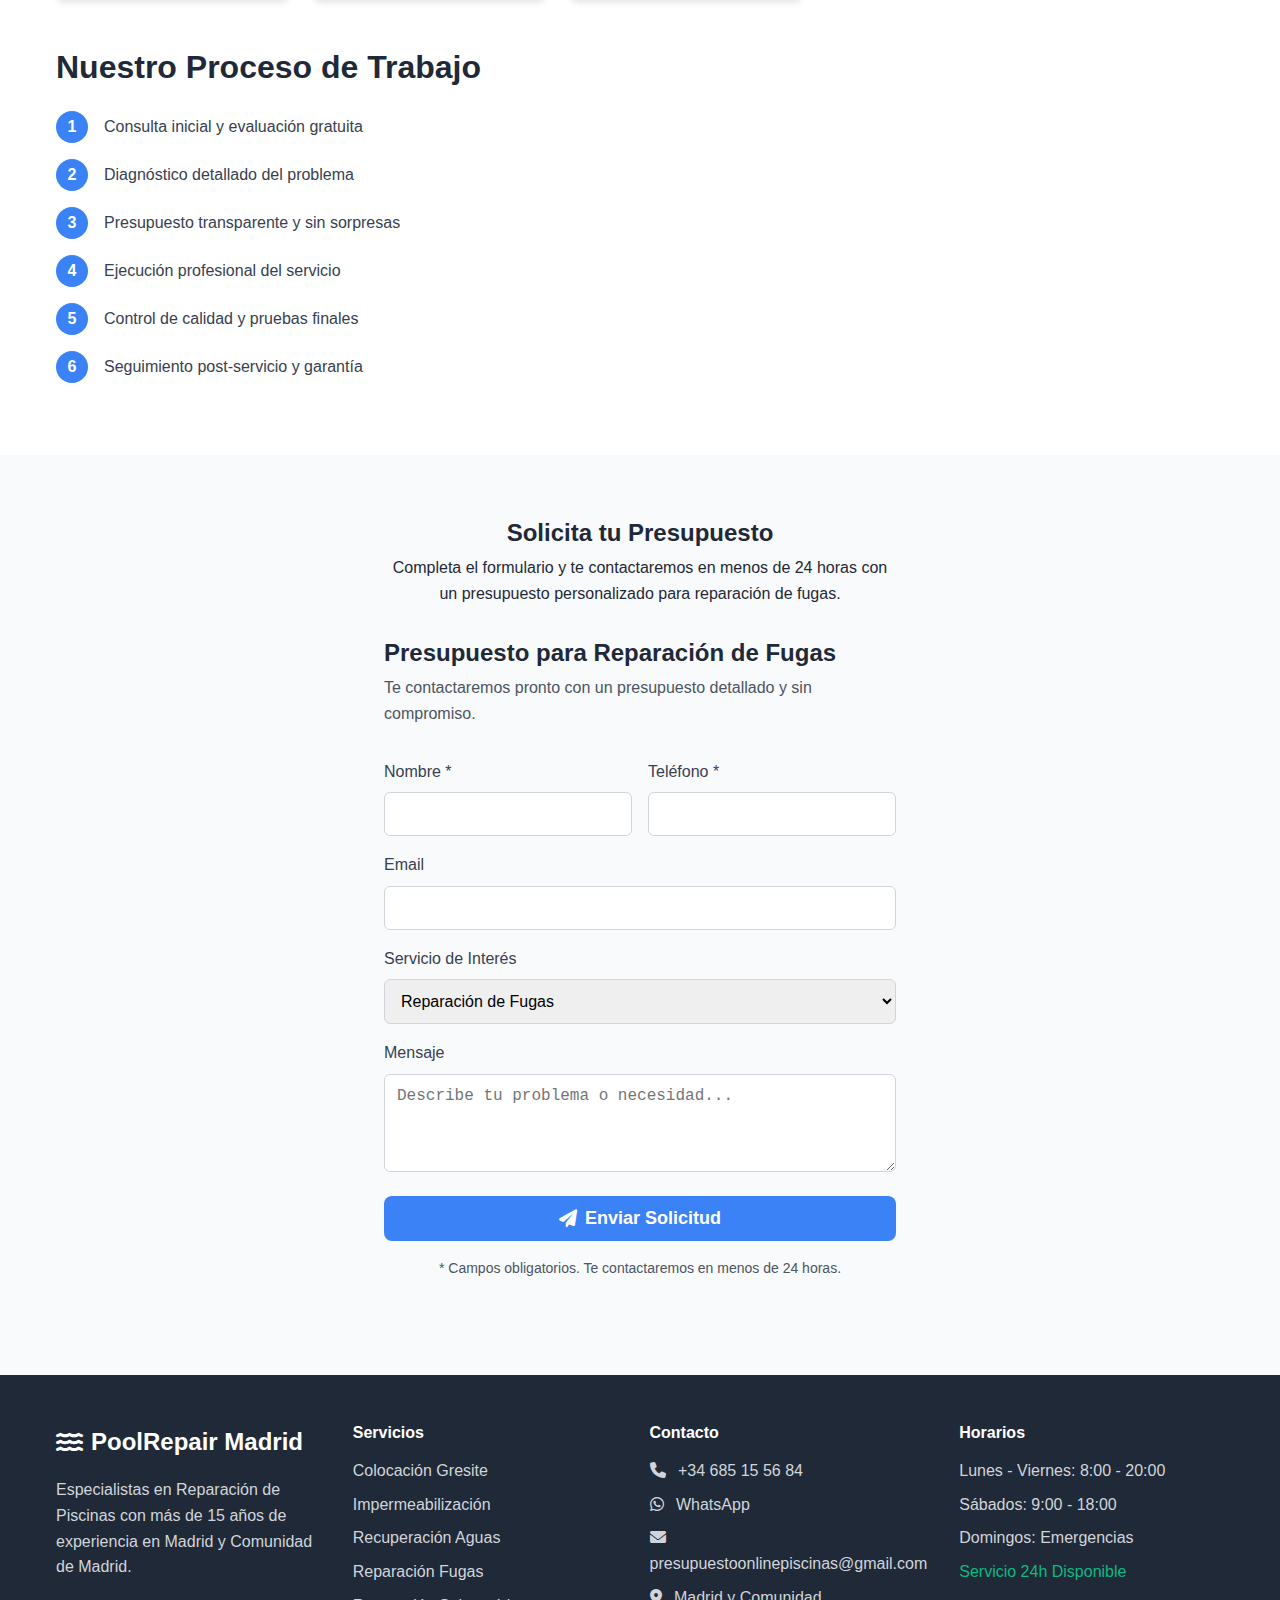
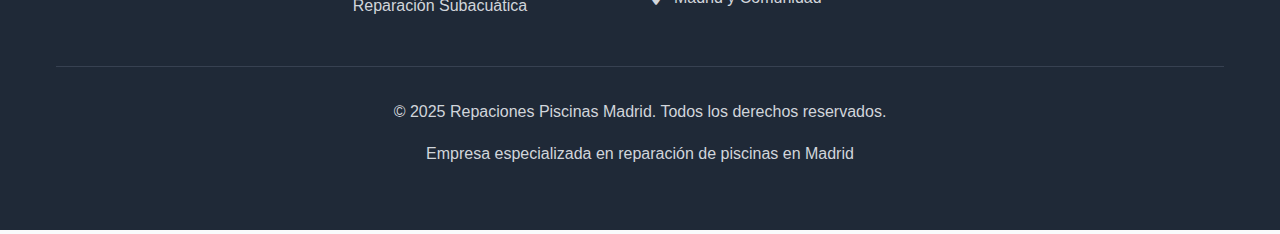
<file: servicio-fugas.html>
<!DOCTYPE html>
<html lang="es">
<head>
    <meta charset="UTF-8">
    <meta name="viewport" content="width=device-width, initial-scale=1.0">
    <title>Reparación de Fugas en Piscinas Madrid</title>
    <!-- Favicon -->
    <link rel="icon" href="img/favicon.png" type="image/png">
    <meta name="description" content="Servicio especializado en detección y reparación de fugas en piscinas Madrid. Localización precisa y soluciones profesionales. Presupuesto gratuito.">
    <meta name="keywords" content="reparación fugas piscina Madrid, detección fugas, pérdida agua piscina, fuga piscina">
    
    <!-- Open Graph tags -->
    <meta property="og:title" content="Reparación de Fugas en Piscinas Madrid">
    <meta property="og:description" content="Especialistas en detección y reparación de fugas con más de 15 años de experiencia en Madrid.">
    <meta property="og:type" content="website">
    <meta property="og:locale" content="es_ES">

    <!-- Etiquetas canonicas-->
     <link rel="canonical" href="https://reparacionpiscinasmadrid.es/servicio-fugas">

     <!-- HREFLANG -->
     <link rel="alternate" hreflang="es-ES" href="https://reparacionpiscinasmadrid.es/servicio-fugas" />
    
    <!-- Font Awesome para iconos -->
    <link rel="stylesheet" href="https://cdnjs.cloudflare.com/ajax/libs/font-awesome/6.0.0/css/all.min.css">
    
    <!-- CSS personalizado -->
    <link rel="stylesheet" href="styles.css">
    <link rel="stylesheet" href="css/cookie.css">
</head>
<body>
    <!-- Barra de contacto fija -->
    <div class="contact-bar">
        <div class="container">
            <div class="contact-info">
                <a href="tel:+34685155684" class="contact-link">
                    <i class="fas fa-phone"></i>
                    +34 685 15 56 84
                </a>
                <a href="https://wa.me/34685155684?text=Hola,%20me%20interesa%20información%20sobre%20Reparación%20de%20Fugas" target="_blank" class="contact-link">
                    <i class="fab fa-whatsapp"></i>
                    WhatsApp
                </a>
            </div>
            <div class="service-hours">
                <span>Servicio 24h - Madrid y Comunidad</span>
            </div>
        </div>
    </div>

    <!-- Navegación -->
    <nav class="navbar">
        <div class="container">
            <div class="nav-content">
                <a href="index.html" class="logo">
                    <i class="fas fa-water"></i>
                    Piscinas Madrid Reparación
                </a>
                
                <div class="nav-menu" id="navMenu">
                    <a href="index.html" class="nav-link">Inicio</a>
                    <a href="servicios.html" class="nav-link">Servicios</a>
                    <a href="contacto.html" class="nav-link">Contacto</a>
                </div>
                
                <button class="nav-toggle" id="navToggle">
                    <span></span>
                    <span></span>
                    <span></span>
                </button>
            </div>
        </div>
    </nav>

    <!-- Breadcrumb -->
    <section class="breadcrumb">
        <div class="container">
            <nav>
                <a href="index.html">Inicio</a>
                <span>/</span>
                <a href="servicios.html">Servicios</a>
                <span>/</span>
                <span style="color: var(--gray-800);">Reparación de Fugas</span>
            </nav>
        </div>
    </section>

    <!-- Hero del servicio -->
    <section class="service-hero" style="background-image: url('img/Reparacion-Gresite.jpg');">
        <div class="hero-overlay"></div>
        <div class="container">
            <div class="service-hero-content">
                <a href="servicios.html" class="btn btn-outline" style="background-color: rgba(255,255,255,0.2); border-color: white; color: white; margin-bottom: 1rem; display: inline-flex;">
                    <i class="fas fa-arrow-left"></i>
                    Volver a Servicios
                </a>
                <h1>Reparación de Fugas en Piscinas</h1>
                <p>Detección precisa y reparación profesional de fugas. Tecnología avanzada para localizar y solucionar cualquier pérdida de agua.</p>
            </div>
        </div>
    </section>

    <!-- Contenido del servicio -->
    <section class="service-content">
        <div class="container">
            <div class="service-layout">
                <!-- Contenido principal -->
                <div class="service-main">
                    <h2>Servicio Especializado en Reparación de Fugas</h2>
                    <p>Las fugas en piscinas pueden ser un problema costoso y frustrante. Nuestro equipo de especialistas utiliza tecnología de última generación para detectar y reparar cualquier tipo de fuga de manera rápida y eficaz, ahorrándote tiempo y dinero.</p>
                    
                    <h3>¿Qué incluye nuestro servicio?</h3>
                    <ul>
                        <li>Detección precisa con equipos especializados</li>
                        <li>Localización exacta del punto de fuga</li>
                        <li>Diagnóstico completo del sistema</li>
                        <li>Reparación profesional sin excavaciones innecesarias</li>
                        <li>Pruebas de presión y estanqueidad</li>
                        <li>Garantía en todas las reparaciones</li>
                    </ul>
                    
                    <h3>Tipos de fugas que reparamos:</h3>
                    <ul>
                        <li>Fugas en tuberías de circulación</li>
                        <li>Fisuras en el vaso de la piscina</li>
                        <li>Problemas en juntas y sellados</li>
                        <li>Fugas en equipos de filtración</li>
                    </ul>
                    
                    <h3>Ventajas de nuestro servicio:</h3>
                    <ul>
                        <li>15 años de experiencia en detección de fugas</li>
                        <li>Tecnología avanzada sin daños colaterales</li>
                        <li>Técnicos especializados y certificados</li>
                        <li>Presupuesto sin compromiso</li>
                        <li>Reparaciones duraderas y eficaces</li>
                    </ul>

                    <!-- Características del servicio -->
                    <div class="service-features">
                        <div class="service-feature-card">
                            <i class="fas fa-clock"></i>
                            <h4>Respuesta Rápida</h4>
                            <p>Evaluación y presupuesto en 24 horas</p>
                        </div>

                        <div class="service-feature-card">
                            <i class="fas fa-shield-alt"></i>
                            <h4>Garantía Completa</h4>
                            <p>Todos los trabajos con garantía</p>
                        </div>

                        <div class="service-feature-card">
                            <i class="fas fa-star"></i>
                            <h4>Calidad Premium</h4>
                            <p>Materiales de primera calidad</p>
                        </div>
                    </div>

                    <!-- Proceso de trabajo -->
                    <div class="process-steps">
                        <h2>Nuestro Proceso de Trabajo</h2>
                        <div class="process-step">
                            <div class="step-number">1</div>
                            <div class="step-text">Consulta inicial y evaluación gratuita</div>
                        </div>
                        <div class="process-step">
                            <div class="step-number">2</div>
                            <div class="step-text">Diagnóstico detallado del problema</div>
                        </div>
                        <div class="process-step">
                            <div class="step-number">3</div>
                            <div class="step-text">Presupuesto transparente y sin sorpresas</div>
                        </div>
                        <div class="process-step">
                            <div class="step-number">4</div>
                            <div class="step-text">Ejecución profesional del servicio</div>
                        </div>
                        <div class="process-step">
                            <div class="step-number">5</div>
                            <div class="step-text">Control de calidad y pruebas finales</div>
                        </div>
                        <div class="process-step">
                            <div class="step-number">6</div>
                            <div class="step-text">Seguimiento post-servicio y garantía</div>
                        </div>
                    </div>
                </div>

                <!-- Sidebar -->
                <div class="service-sidebar">
                    <!-- Tarjeta de contacto -->
                    <div class="sidebar-card primary">
                        <div class="sidebar-card-header">
                            <h4>¿Necesitas Este Servicio?</h4>
                        </div>
                        <div class="sidebar-card-content">
                            <p>Contacta ahora para un presupuesto gratuito</p>
                            <div class="sidebar-actions">
                                <a href="tel:+34685155684" class="btn btn-white">
                                    <i class="fas fa-phone"></i>
                                    Llamar Ahora
                                </a>
                                <a href="https://wa.me/34685155684?text=Hola,%20me%20interesa%20información%20sobre%20Reparación%20de%20Fugas" target="_blank" class="btn btn-accent">
                                    <i class="fab fa-whatsapp"></i>
                                    WhatsApp
                                </a>
                            </div>
                        </div>
                    </div>

                    <!-- Información del servicio -->
                    <div class="sidebar-card">
                        <div class="sidebar-card-header">
                            <h4>Información del Servicio</h4>
                        </div>
                        <div class="sidebar-card-content">
                            <ul class="service-info-list">
                                <li>
                                    <i class="fas fa-check-circle"></i>
                                    <span>Presupuesto gratuito</span>
                                </li>
                                <li>
                                    <i class="fas fa-check-circle"></i>
                                    <span>Sin compromiso</span>
                                </li>
                                <li>
                                    <i class="fas fa-check-circle"></i>
                                    <span>Profesionales certificados</span>
                                </li>
                                <li>
                                    <i class="fas fa-check-circle"></i>
                                    <span>Materiales de calidad</span>
                                </li>
                                <li>
                                    <i class="fas fa-check-circle"></i>
                                    <span>Garantía incluida</span>
                                </li>
                            </ul>
                        </div>
                    </div>

                    <!-- Otros servicios -->
                    <div class="sidebar-card">
                        <div class="sidebar-card-header">
                            <h4>Otros Servicios</h4>
                        </div>
                        <div class="sidebar-card-content">
                            <ul class="other-services">
                                <li><a href="servicio-gresite.html">Colocación y Sustitución de Gresite</a></li>
                                <li><a href="servicio-impermeabilizacion.html">Impermeabilización de Piscina</a></li>
                                <li><a href="servicio-recuperacion-agua.html">Recuperación de Aguas</a></li>
                                <li><a href="servicio-subacuatica.html">Reparación Subacuática</a></li>
                                <li><a href="servicios.html"><strong>Ver todos los servicios →</strong></a></li>
                            </ul>
                        </div>
                    </div>
                </div>
            </div>
        </div>
    </section>

    <!-- Formulario de contacto -->
    <section class="contact-section">
        <div class="container">
            <div class="contact-form-wrapper">
                <div style="text-align: center; margin-bottom: 2rem;">
                    <h2>Solicita tu Presupuesto</h2>
                    <p>Completa el formulario y te contactaremos en menos de 24 horas con un presupuesto personalizado para reparación de fugas.</p>
                </div>
                <form class="contact-form" id="contactForm">
                    <h3>Presupuesto para Reparación de Fugas</h3>
                    <p>Te contactaremos pronto con un presupuesto detallado y sin compromiso.</p>
                    
                    <div class="form-row">
                        <div class="form-group">
                            <label for="nombre">Nombre *</label>
                            <input type="text" id="nombre" name="nombre" required>
                        </div>
                        <div class="form-group">
                            <label for="telefono">Teléfono *</label>
                            <input type="tel" id="telefono" name="telefono" required>
                        </div>
                    </div>

                    <div class="form-group">
                        <label for="email">Email</label>
                        <input type="email" id="email" name="email">
                    </div>

                    <div class="form-group">
                        <label for="servicio">Servicio de Interés</label>
                        <select id="servicio" name="servicio">
                            <option value="gresite">Colocación y Sustitución de Gresite</option>
                            <option value="impermeabilizacion">Impermeabilización de Piscina</option>
                            <option value="recuperacion-agua">Recuperación de Aguas</option>
                            <option value="rehabilitacion">Rehabilitación y Reparación</option>
                            <option value="fugas" selected>Reparación de Fugas</option>
                            <option value="subacuatica">Reparación Subacuática</option>
                        </select>
                    </div>

                    <div class="form-group">
                        <label for="mensaje">Mensaje</label>
                        <textarea id="mensaje" name="mensaje" rows="4" placeholder="Describe tu problema o necesidad..."></textarea>
                    </div>

                    <button type="submit" class="btn btn-primary btn-full">
                        <i class="fas fa-paper-plane"></i>
                        Enviar Solicitud
                    </button>

                    <p class="form-note">* Campos obligatorios. Te contactaremos en menos de 24 horas.</p>
                </form>
            </div>
        </div>
    </section>

    <!-- Footer -->
    <footer class="footer">
        <div class="container">
            <div class="footer-content">
                <div class="footer-section">
                    <div class="footer-logo">
                        <i class="fas fa-water"></i>
                        PoolRepair Madrid
                    </div>
                    <p>Especialistas en Reparación de Piscinas con más de 15 años de experiencia en Madrid y Comunidad de Madrid.</p>
                </div>

                <div class="footer-section">
                    <h4>Servicios</h4>
                    <ul>
                        <li><a href="servicio-gresite.html">Colocación Gresite</a></li>
                        <li><a href="servicio-impermeabilizacion.html">Impermeabilización</a></li>
                        <li><a href="servicio-recuperacion-agua.html">Recuperación Aguas</a></li>
                        <li><a href="servicio-fugas.html">Reparación Fugas</a></li>
                        <li><a href="servicio-subacuatica.html">Reparación Subacuática</a></li>
                    </ul>
                </div>

                <div class="footer-section">
                    <h4>Contacto</h4>
                    <ul>
                        <li><i class="fas fa-phone"></i> +34 685 15 56 84</li>
                        <li><i class="fab fa-whatsapp"></i> WhatsApp</li>
                        <li><i class="fas fa-envelope"></i> presupuestoonlinepiscinas@gmail.com</li>
                        <li><i class="fas fa-map-marker-alt"></i> Madrid y Comunidad</li>
                    </ul>
                </div>

                <div class="footer-section">
                    <h4>Horarios</h4>
                    <ul>
                        <li>Lunes - Viernes: 8:00 - 20:00</li>
                        <li>Sábados: 9:00 - 18:00</li>
                        <li>Domingos: Emergencias</li>
                        <li class="emergency">Servicio 24h Disponible</li>
                    </ul>
                </div>
            </div>

            <div class="footer-bottom">
                <p>&copy; 2025 Repaciones Piscinas Madrid. Todos los derechos reservados.</p>
                <p>Empresa especializada en reparación de piscinas en Madrid</p>
            </div>
        </div>
    </footer>

    <!-- Botones flotantes -->
    <div class="floating-buttons">
        <a href="https://wa.me/34685155684?text=Hola,%20me%20interesa%20información%20sobre%20Reparación%20de%20Fugas" target="_blank" class="floating-btn whatsapp">
            <i class="fab fa-whatsapp"></i>
        </a>
        <a href="tel:+34685155684" class="floating-btn phone">
            <i class="fas fa-phone"></i>
        </a>
    </div>

    <!-- JavaScript -->
    <script src="contact-form.js"></script>
     <script src="JS/seo-data.js"></script>
     <script src="JS/cookie-banner.js"></script>
</body>
</html>
</file>
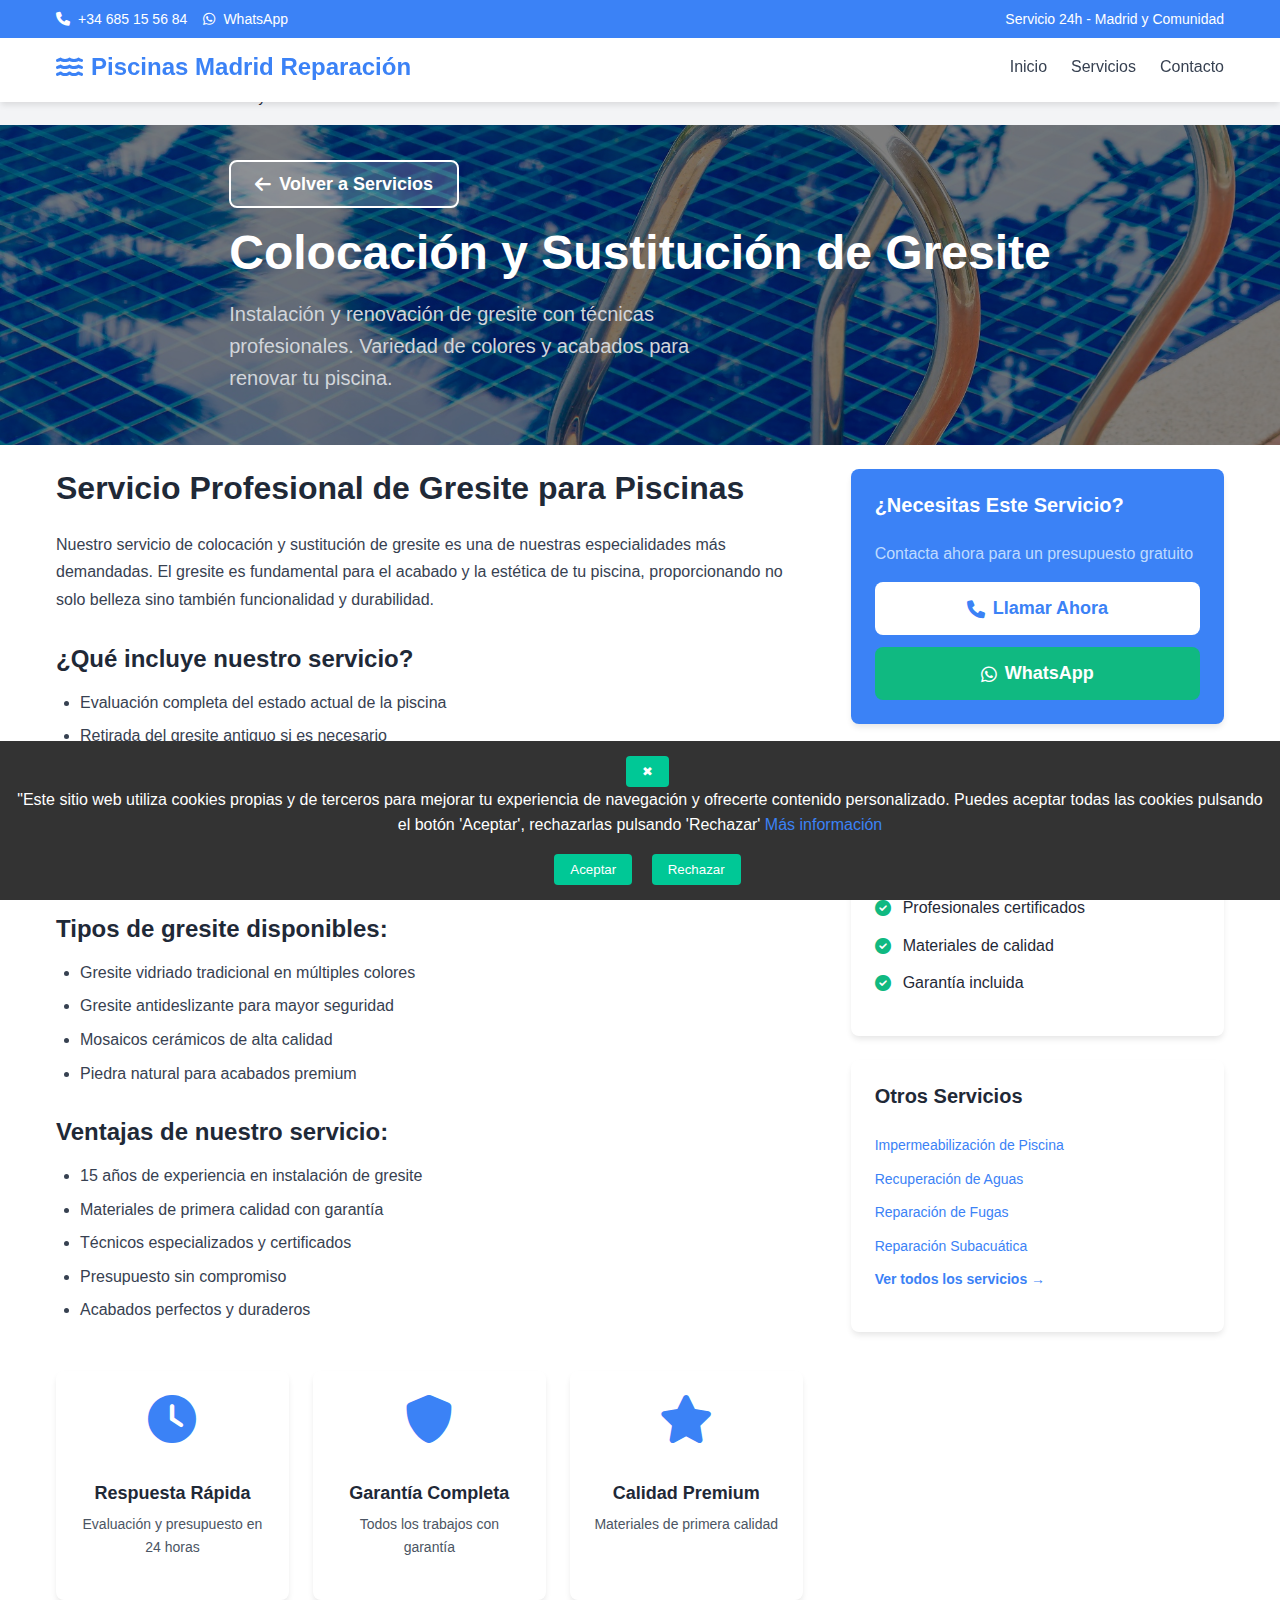
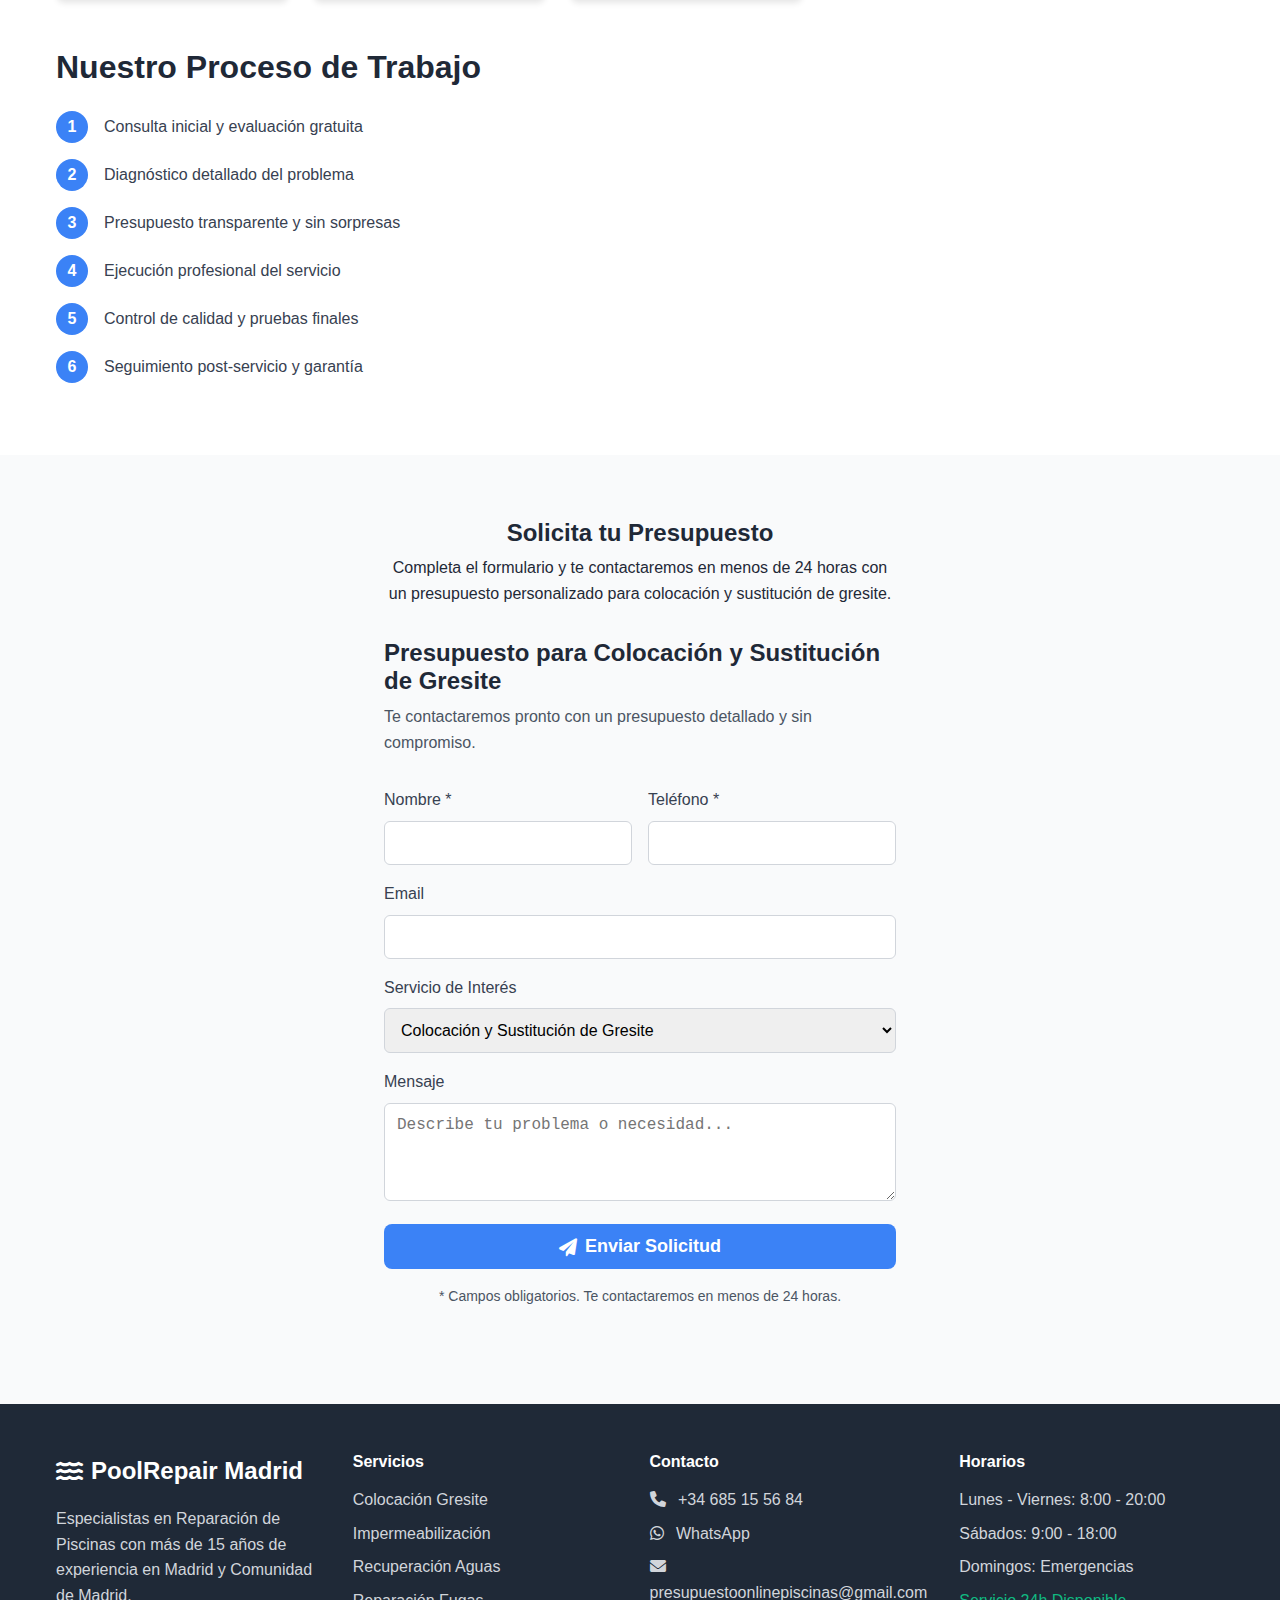
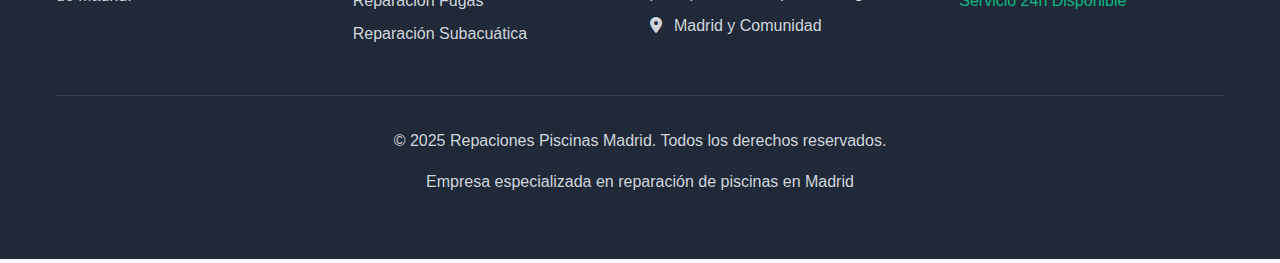
<file: servicio-gresite.html>
<!DOCTYPE html>
<html lang="es">
<head>
    <meta charset="UTF-8">
    <meta name="viewport" content="width=device-width, initial-scale=1.0">
    <title>Colocación y Sustitución de Gresite en Piscinas Madrid</title>
    <!-- Favicon -->
    <link rel="icon" href="img/favicon.png" type="image/png">
    <meta name="description" content="Servicio profesional de instalación y renovación de gresite para piscinas en Madrid. Amplia variedad de colores y acabados. Presupuesto gratuito.">
    <meta name="keywords" content="gresite piscina Madrid, colocación gresite, sustitución gresite, instalación gresite piscina">
    
    <!-- Open Graph tags -->
    <meta property="og:title" content="Colocación y Sustitución de Gresite en Piscinas Madrid">
    <meta property="og:description" content="Servicio profesional de gresite para piscinas con más de 15 años de experiencia en Madrid.">
    <meta property="og:type" content="website">
    <meta property="og:locale" content="es_ES">
    <!-- Imagen para redes sociales -->
    <meta property="og:image" content="https://reparacionpiscinasmadrid.es/img/Reparacion-Gresite.jpg">

   <!-- Etiquetas canonicas-->
     <link rel="canonical" href="https://reparacionpiscinasmadrid.es/servicio-gresite">

     <!-- HREFLANG -->
     <link rel="alternate" hreflang="es-ES" href="https://reparacionpiscinasmadrid.es/servicio-gresite" />
    
    <!-- Font Awesome para iconos -->
    <link rel="stylesheet" href="https://cdnjs.cloudflare.com/ajax/libs/font-awesome/6.0.0/css/all.min.css">
    
    <!-- CSS personalizado -->
    <link rel="stylesheet" href="styles.css">
    <link rel="stylesheet" href="css/cookie.css">
</head>
<body>
    <!-- Barra de contacto fija -->
    <div class="contact-bar">
        <div class="container">
            <div class="contact-info">
                <a href="tel:+34685155684" class="contact-link">
                    <i class="fas fa-phone"></i>
                    +34 685 15 56 84
                </a>
                <a href="https://wa.me/34685155684?text=Hola,%20me%20interesa%20información%20sobre%20Colocación%20y%20Sustitución%20de%20Gresite" target="_blank" class="contact-link">
                    <i class="fab fa-whatsapp"></i>
                    WhatsApp
                </a>
            </div>
            <div class="service-hours">
                <span>Servicio 24h - Madrid y Comunidad</span>
            </div>
        </div>
    </div>

    <!-- Navegación -->
    <nav class="navbar">
        <div class="container">
            <div class="nav-content">
                <a href="index.html" class="logo">
                    <i class="fas fa-water"></i>
                    Piscinas Madrid Reparación
                </a>
                
                <div class="nav-menu" id="navMenu">
                    <a href="index.html" class="nav-link">Inicio</a>
                    <a href="servicios.html" class="nav-link">Servicios</a>
                    <a href="contacto.html" class="nav-link">Contacto</a>
                </div>
                
                <button class="nav-toggle" id="navToggle">
                    <span></span>
                    <span></span>
                    <span></span>
                </button>
            </div>
        </div>
    </nav>

    <!-- Breadcrumb -->
    <section class="breadcrumb">
        <div class="container">
            <nav>
                <a href="index.html">Inicio</a>
                <span>/</span>
                <a href="servicios.html">Servicios</a>
                <span>/</span>
                <span style="color: var(--gray-800);">Colocación y Sustitución de Gresite</span>
            </nav>
        </div>
    </section>

    <!-- Hero del servicio -->
    <section class="service-hero" style="background-image: url('img/Reparacion-Gresite.jpg');">
        <div class="hero-overlay"></div>
        <div class="container">
            <div class="service-hero-content">
                <a href="servicios.html" class="btn btn-outline" style="background-color: rgba(255,255,255,0.2); border-color: white; color: white; margin-bottom: 1rem; display: inline-flex;">
                    <i class="fas fa-arrow-left"></i>
                    Volver a Servicios
                </a>
                <h1>Colocación y Sustitución de Gresite</h1>
                <p>Instalación y renovación de gresite con técnicas profesionales. Variedad de colores y acabados para renovar tu piscina.</p>
            </div>
        </div>
    </section>

    <!-- Contenido del servicio -->
    <section class="service-content">
        <div class="container">
            <div class="service-layout">
                <!-- Contenido principal -->
                <div class="service-main">
                    <h2>Servicio Profesional de Gresite para Piscinas</h2>
                    <p>Nuestro servicio de colocación y sustitución de gresite es una de nuestras especialidades más demandadas. El gresite es fundamental para el acabado y la estética de tu piscina, proporcionando no solo belleza sino también funcionalidad y durabilidad.</p>
                    
                    <h3>¿Qué incluye nuestro servicio?</h3>
                    <ul>
                        <li>Evaluación completa del estado actual de la piscina</li>
                        <li>Retirada del gresite antiguo si es necesario</li>
                        <li>Preparación y nivelación de la superficie</li>
                        <li>Instalación de gresite nuevo con adhesivos profesionales</li>
                        <li>Rejuntado con materiales resistentes al agua</li>
                        <li>Limpieza final y puesta a punto</li>
                    </ul>
                    
                    <h3>Tipos de gresite disponibles:</h3>
                    <ul>
                        <li>Gresite vidriado tradicional en múltiples colores</li>
                        <li>Gresite antideslizante para mayor seguridad</li>
                        <li>Mosaicos cerámicos de alta calidad</li>
                        <li>Piedra natural para acabados premium</li>
                    </ul>
                    
                    <h3>Ventajas de nuestro servicio:</h3>
                    <ul>
                        <li>15 años de experiencia en instalación de gresite</li>
                        <li>Materiales de primera calidad con garantía</li>
                        <li>Técnicos especializados y certificados</li>
                        <li>Presupuesto sin compromiso</li>
                        <li>Acabados perfectos y duraderos</li>
                    </ul>

                    <!-- Características del servicio -->
                    <div class="service-features">
                        <div class="service-feature-card">
                            <i class="fas fa-clock"></i>
                            <h4>Respuesta Rápida</h4>
                            <p>Evaluación y presupuesto en 24 horas</p>
                        </div>

                        <div class="service-feature-card">
                            <i class="fas fa-shield-alt"></i>
                            <h4>Garantía Completa</h4>
                            <p>Todos los trabajos con garantía</p>
                        </div>

                        <div class="service-feature-card">
                            <i class="fas fa-star"></i>
                            <h4>Calidad Premium</h4>
                            <p>Materiales de primera calidad</p>
                        </div>
                    </div>

                    <!-- Proceso de trabajo -->
                    <div class="process-steps">
                        <h2>Nuestro Proceso de Trabajo</h2>
                        <div class="process-step">
                            <div class="step-number">1</div>
                            <div class="step-text">Consulta inicial y evaluación gratuita</div>
                        </div>
                        <div class="process-step">
                            <div class="step-number">2</div>
                            <div class="step-text">Diagnóstico detallado del problema</div>
                        </div>
                        <div class="process-step">
                            <div class="step-number">3</div>
                            <div class="step-text">Presupuesto transparente y sin sorpresas</div>
                        </div>
                        <div class="process-step">
                            <div class="step-number">4</div>
                            <div class="step-text">Ejecución profesional del servicio</div>
                        </div>
                        <div class="process-step">
                            <div class="step-number">5</div>
                            <div class="step-text">Control de calidad y pruebas finales</div>
                        </div>
                        <div class="process-step">
                            <div class="step-number">6</div>
                            <div class="step-text">Seguimiento post-servicio y garantía</div>
                        </div>
                    </div>
                </div>

                <!-- Sidebar -->
                <div class="service-sidebar">
                    <!-- Tarjeta de contacto -->
                    <div class="sidebar-card primary">
                        <div class="sidebar-card-header">
                            <h4>¿Necesitas Este Servicio?</h4>
                        </div>
                        <div class="sidebar-card-content">
                            <p>Contacta ahora para un presupuesto gratuito</p>
                            <div class="sidebar-actions">
                                <a href="tel:+34685155684" class="btn btn-white">
                                    <i class="fas fa-phone"></i>
                                    Llamar Ahora
                                </a>
                                <a href="https://wa.me/34685155684?text=Hola,%20me%20interesa%20información%20sobre%20Colocación%20y%20Sustitución%20de%20Gresite" target="_blank" class="btn btn-accent">
                                    <i class="fab fa-whatsapp"></i>
                                    WhatsApp
                                </a>
                            </div>
                        </div>
                    </div>

                    <!-- Información del servicio -->
                    <div class="sidebar-card">
                        <div class="sidebar-card-header">
                            <h4>Información del Servicio</h4>
                        </div>
                        <div class="sidebar-card-content">
                            <ul class="service-info-list">
                                <li>
                                    <i class="fas fa-check-circle"></i>
                                    <span>Presupuesto gratuito</span>
                                </li>
                                <li>
                                    <i class="fas fa-check-circle"></i>
                                    <span>Sin compromiso</span>
                                </li>
                                <li>
                                    <i class="fas fa-check-circle"></i>
                                    <span>Profesionales certificados</span>
                                </li>
                                <li>
                                    <i class="fas fa-check-circle"></i>
                                    <span>Materiales de calidad</span>
                                </li>
                                <li>
                                    <i class="fas fa-check-circle"></i>
                                    <span>Garantía incluida</span>
                                </li>
                            </ul>
                        </div>
                    </div>

                    <!-- Otros servicios -->
                    <div class="sidebar-card">
                        <div class="sidebar-card-header">
                            <h4>Otros Servicios</h4>
                        </div>
                        <div class="sidebar-card-content">
                            <ul class="other-services">
                                <li><a href="servicio-impermeabilizacion.html">Impermeabilización de Piscina</a></li>
                                <li><a href="servicio-recuperacion-agua.html">Recuperación de Aguas</a></li>
                                <li><a href="servicio-fugas.html">Reparación de Fugas</a></li>
                                <li><a href="servicio-subacuatica.html">Reparación Subacuática</a></li>
                                <li><a href="servicios.html"><strong>Ver todos los servicios →</strong></a></li>
                            </ul>
                        </div>
                    </div>
                </div>
            </div>
        </div>
    </section>

    <!-- Formulario de contacto -->
    <section class="contact-section">
        <div class="container">
            <div class="contact-form-wrapper">
                <div style="text-align: center; margin-bottom: 2rem;">
                    <h2>Solicita tu Presupuesto</h2>
                    <p>Completa el formulario y te contactaremos en menos de 24 horas con un presupuesto personalizado para colocación y sustitución de gresite.</p>
                </div>
                <form class="contact-form" id="contactForm">
                    <h3>Presupuesto para Colocación y Sustitución de Gresite</h3>
                    <p>Te contactaremos pronto con un presupuesto detallado y sin compromiso.</p>
                    
                    <div class="form-row">
                        <div class="form-group">
                            <label for="nombre">Nombre *</label>
                            <input type="text" id="nombre" name="nombre" required>
                        </div>
                        <div class="form-group">
                            <label for="telefono">Teléfono *</label>
                            <input type="tel" id="telefono" name="telefono" required>
                        </div>
                    </div>

                    <div class="form-group">
                        <label for="email">Email</label>
                        <input type="email" id="email" name="email">
                    </div>

                    <div class="form-group">
                        <label for="servicio">Servicio de Interés</label>
                        <select id="servicio" name="servicio">
                            <option value="gresite" selected>Colocación y Sustitución de Gresite</option>
                            <option value="impermeabilizacion">Impermeabilización de Piscina</option>
                            <option value="recuperacion-agua">Recuperación de Aguas</option>
                            <option value="rehabilitacion">Rehabilitación y Reparación</option>
                            <option value="fugas">Reparación de Fugas</option>
                            <option value="subacuatica">Reparación Subacuática</option>
                        </select>
                    </div>

                    <div class="form-group">
                        <label for="mensaje">Mensaje</label>
                        <textarea id="mensaje" name="mensaje" rows="4" placeholder="Describe tu problema o necesidad..."></textarea>
                    </div>

                    <button type="submit" class="btn btn-primary btn-full">
                        <i class="fas fa-paper-plane"></i>
                        Enviar Solicitud
                    </button>

                    <p class="form-note">* Campos obligatorios. Te contactaremos en menos de 24 horas.</p>
                </form>
            </div>
        </div>
    </section>

    <!-- Footer -->
    <footer class="footer">
        <div class="container">
            <div class="footer-content">
                <div class="footer-section">
                    <div class="footer-logo">
                        <i class="fas fa-water"></i>
                        PoolRepair Madrid
                    </div>
                    <p>Especialistas en Reparación de Piscinas con más de 15 años de experiencia en Madrid y Comunidad de Madrid.</p>
                </div>

                <div class="footer-section">
                    <h4>Servicios</h4>
                    <ul>
                        <li><a href="servicio-gresite.html">Colocación Gresite</a></li>
                        <li><a href="servicio-impermeabilizacion.html">Impermeabilización</a></li>
                        <li><a href="servicio-recuperacion-agua.html">Recuperación Aguas</a></li>
                        <li><a href="servicio-fugas.html">Reparación Fugas</a></li>
                        <li><a href="servicio-subacuatica.html">Reparación Subacuática</a></li>
                    </ul>
                </div>

                <div class="footer-section">
                    <h4>Contacto</h4>
                    <ul>
                        <li><i class="fas fa-phone"></i> +34 685 15 56 84</li>
                        <li><i class="fab fa-whatsapp"></i> WhatsApp</li>
                        <li><i class="fas fa-envelope"></i> presupuestoonlinepiscinas@gmail.com</li>
                        <li><i class="fas fa-map-marker-alt"></i> Madrid y Comunidad</li>
                    </ul>
                </div>

                <div class="footer-section">
                    <h4>Horarios</h4>
                    <ul>
                        <li>Lunes - Viernes: 8:00 - 20:00</li>
                        <li>Sábados: 9:00 - 18:00</li>
                        <li>Domingos: Emergencias</li>
                        <li class="emergency">Servicio 24h Disponible</li>
                    </ul>
                </div>
            </div>

            <div class="footer-bottom">
                <p>&copy; 2025 Repaciones Piscinas Madrid. Todos los derechos reservados.</p>
                <p>Empresa especializada en reparación de piscinas en Madrid</p>
            </div>
        </div>
    </footer>

    <!-- Botones flotantes -->
    <div class="floating-buttons">
        <a href="https://wa.me/34685155684?text=Hola,%20me%20interesa%20información%20sobre%20Colocación%20y%20Sustitución%20de%20Gresite" target="_blank" class="floating-btn whatsapp">
            <i class="fab fa-whatsapp"></i>
        </a>
        <a href="tel:+34685155684" class="floating-btn phone">
            <i class="fas fa-phone"></i>
        </a>
    </div>

    <!-- Banner de Cookies -->
    <div id="cookie-banner" class="cookie-banner">
      <button class="close-banner" id="close-banner">✖</button>
      <p>
        "Este sitio web utiliza cookies propias y de terceros para mejorar tu experiencia de navegación y ofrecerte contenido personalizado. Puedes aceptar todas las cookies pulsando el botón 'Aceptar', rechazarlas pulsando 'Rechazar'
        <a href="/politica-de-cookies.html">Más información</a>
      </p>
      <div class="cookie-buttons">
        <button id="accept-cookies">Aceptar</button>
        <button id="reject-cookies">Rechazar</button>
      </div>
    </div>

    <!-- JavaScript -->
    <script src="contact-form.js"></script>
     <script src="JS/seo-data.js"></script>
     <script src="JS/cookie-banner.js"></script>
</body>
</html>
</file>
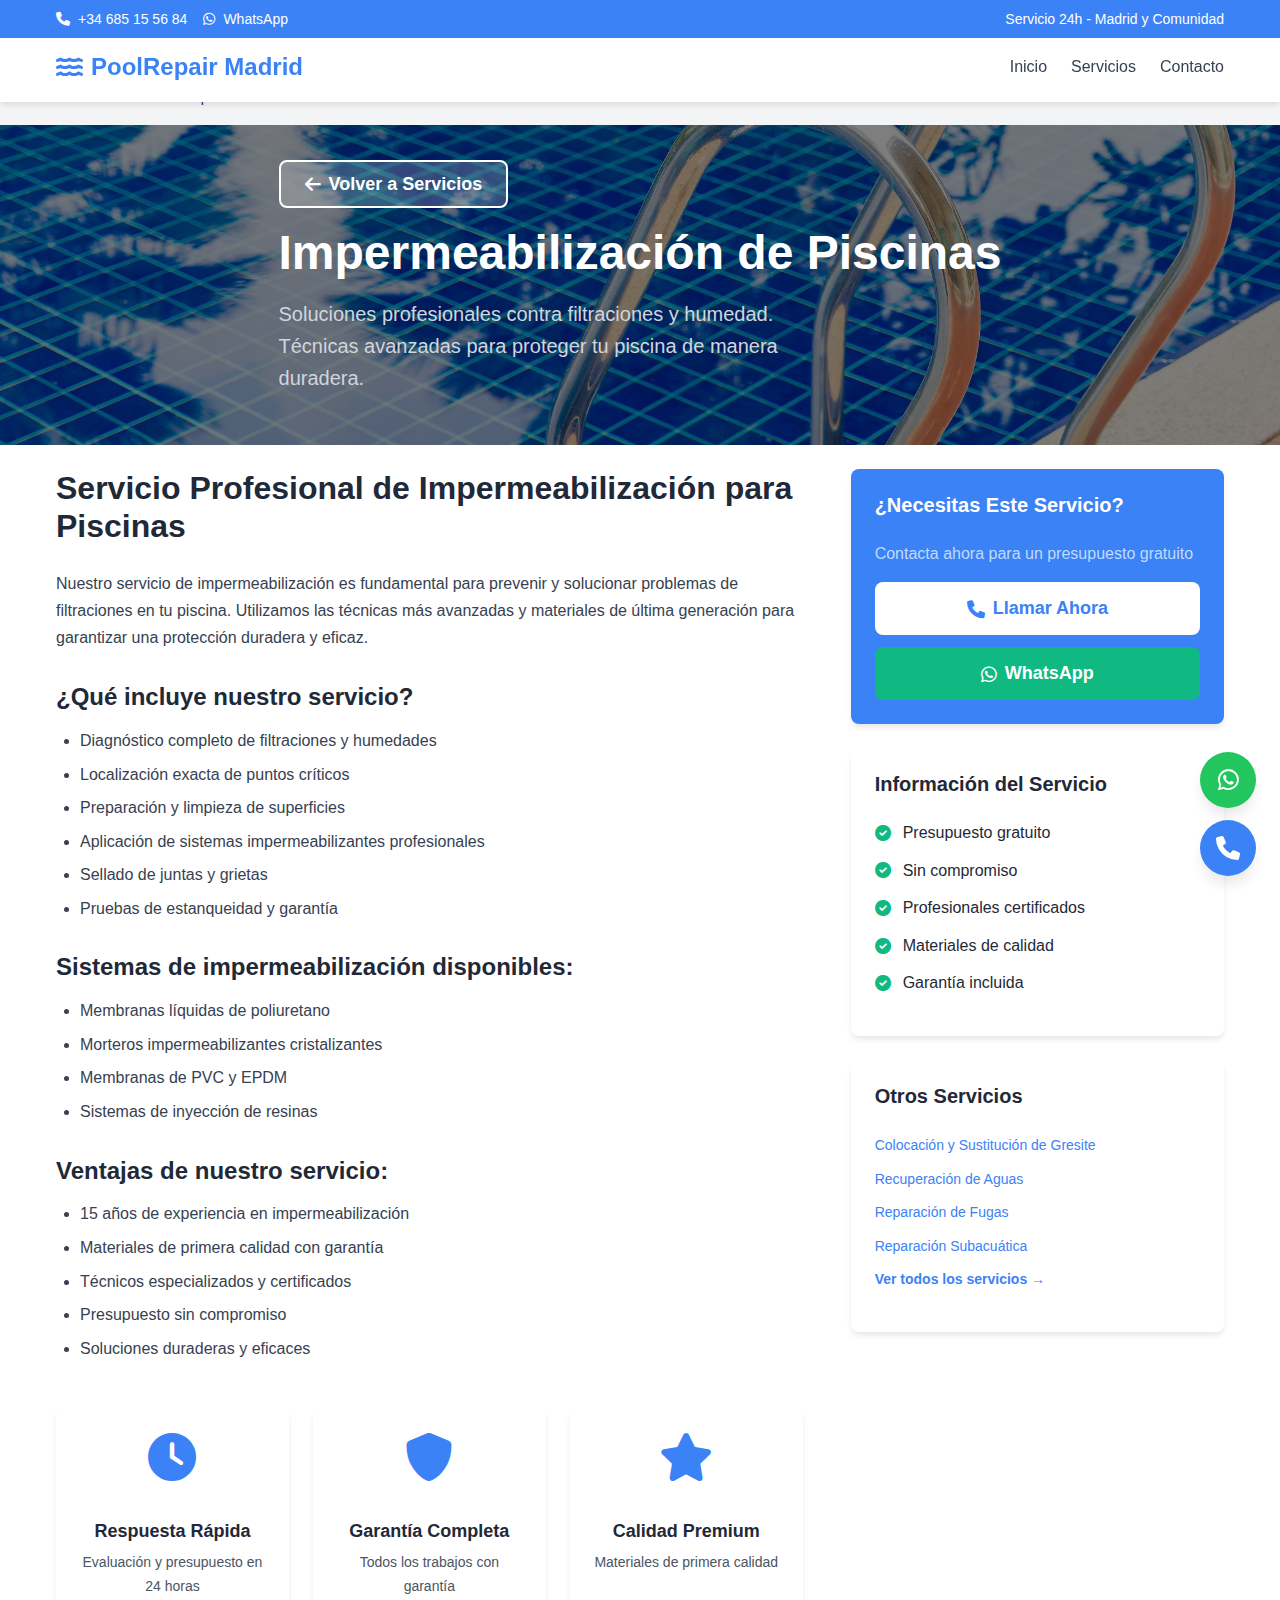
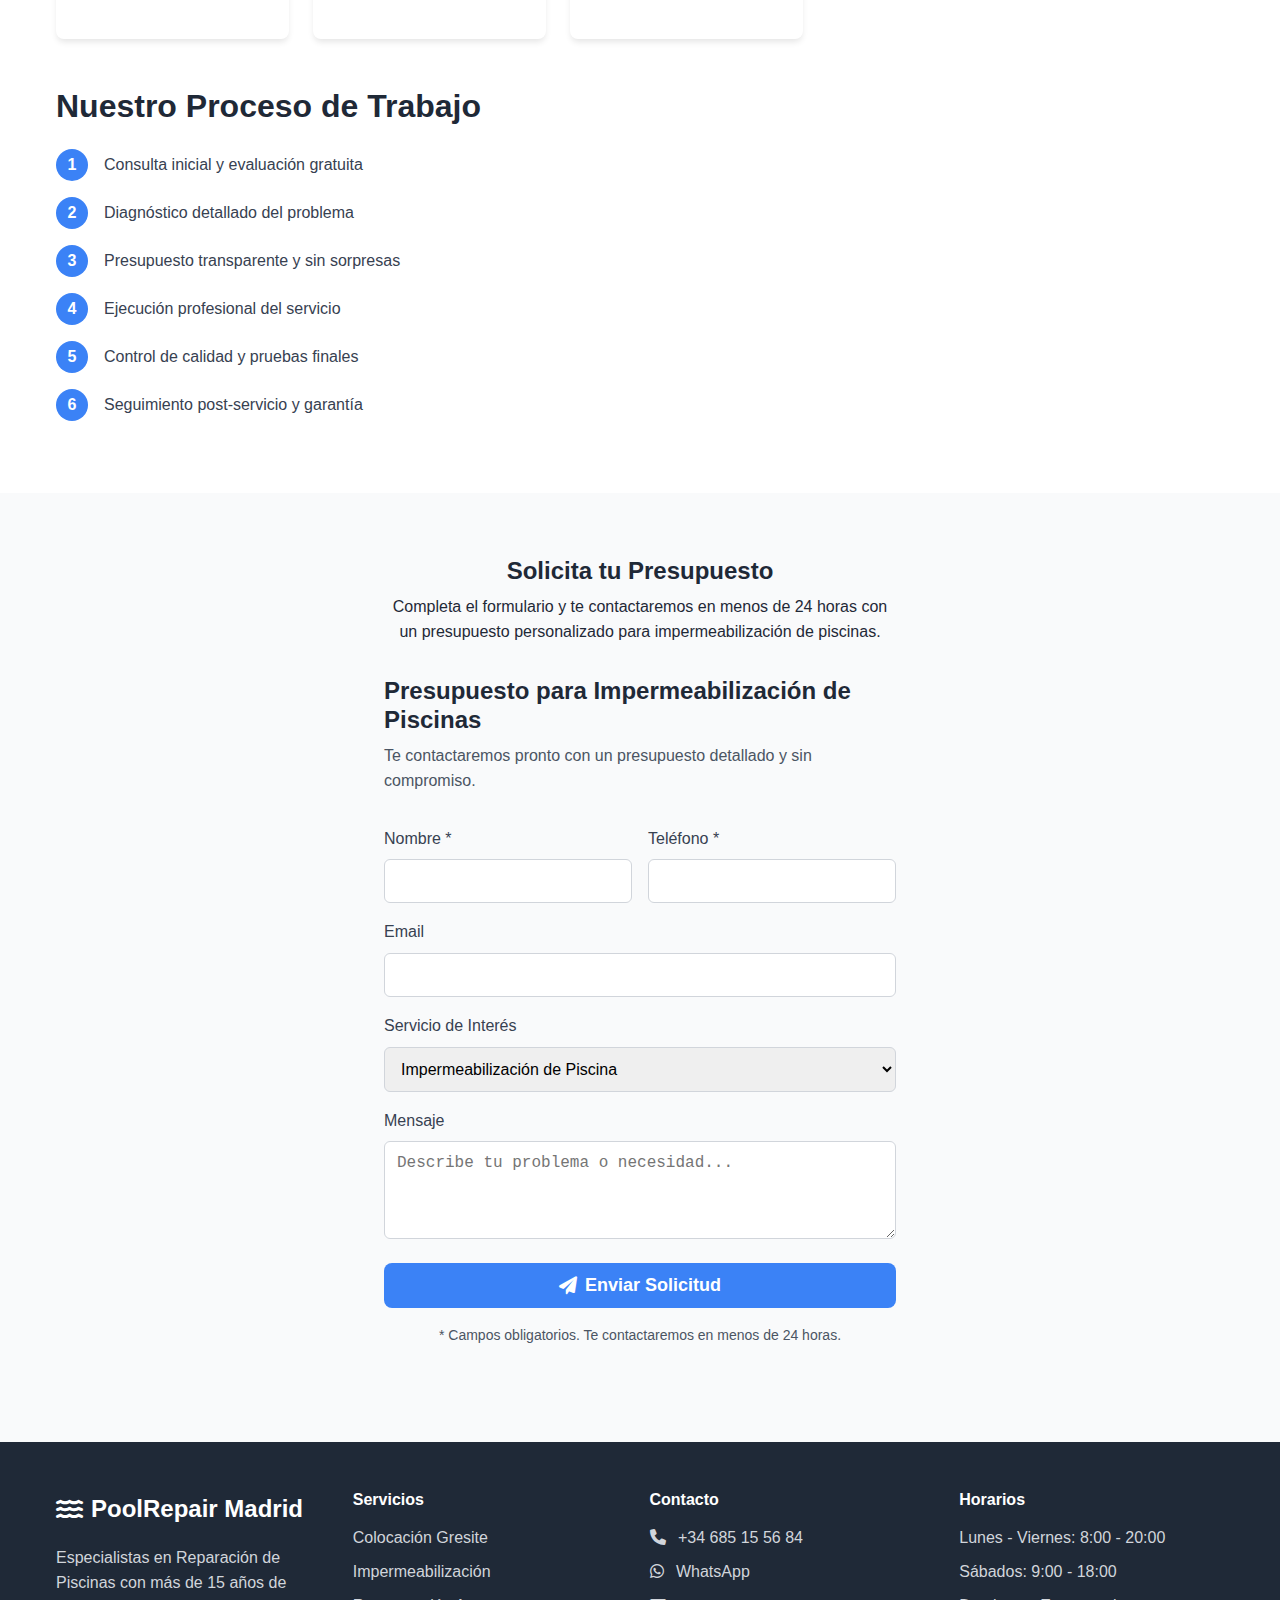
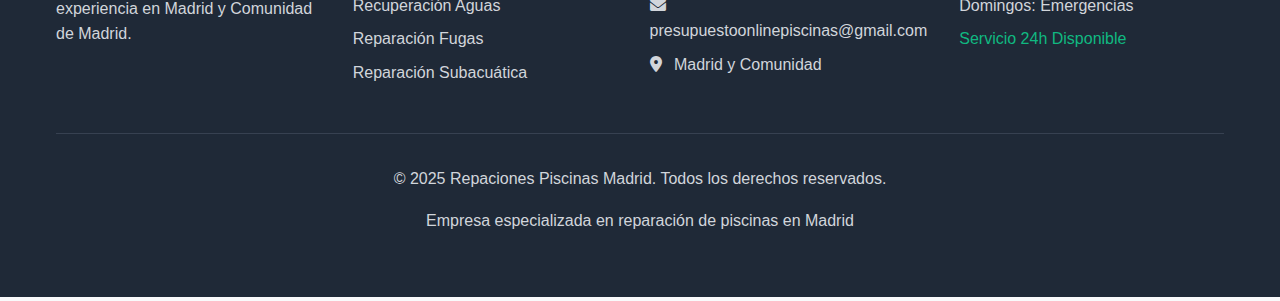
<file: servicio-impermeabilizacion.html>
<!DOCTYPE html>
<html lang="es">
<head>
    <meta charset="UTF-8">
    <meta name="viewport" content="width=device-width, initial-scale=1.0">
    <title>Impermeabilización de Piscinas en Madrid</title>
    <!-- Favicon -->
    <link rel="icon" href="img/favicon.png" type="image/png">
    <meta name="description" content="Servicio profesional de impermeabilización de piscinas en Madrid. Soluciones efectivas contra filtraciones y humedad. Presupuesto gratuito.">
    <meta name="keywords" content="impermeabilización piscina Madrid, filtración piscina, humedad piscina, reparación impermeabilización">
    
    <!-- Open Graph tags -->
    <meta property="og:title" content="Impermeabilización de Piscinas en Madrid">
    <meta property="og:description" content="Servicio profesional de impermeabilización para piscinas con más de 15 años de experiencia en Madrid.">
    <meta property="og:type" content="website">
    <meta property="og:locale" content="es_ES">
    
    <!-- Font Awesome para iconos -->
    <link rel="stylesheet" href="https://cdnjs.cloudflare.com/ajax/libs/font-awesome/6.0.0/css/all.min.css">
    
    <!-- CSS personalizado -->
    <link rel="stylesheet" href="styles.css">
</head>
<body>
    <!-- Barra de contacto fija -->
    <div class="contact-bar">
        <div class="container">
            <div class="contact-info">
                <a href="tel:+34685155684" class="contact-link">
                    <i class="fas fa-phone"></i>
                    +34 685 15 56 84
                </a>
                <a href="https://wa.me/34685155684?text=Hola,%20me%20interesa%20información%20sobre%20Impermeabilización%20de%20Piscinas" target="_blank" class="contact-link">
                    <i class="fab fa-whatsapp"></i>
                    WhatsApp
                </a>
            </div>
            <div class="service-hours">
                <span>Servicio 24h - Madrid y Comunidad</span>
            </div>
        </div>
    </div>

    <!-- Navegación -->
    <nav class="navbar">
        <div class="container">
            <div class="nav-content">
                <a href="index.html" class="logo">
                    <i class="fas fa-water"></i>
                    PoolRepair Madrid
                </a>
                
                <div class="nav-menu" id="navMenu">
                    <a href="index.html" class="nav-link">Inicio</a>
                    <a href="servicios.html" class="nav-link">Servicios</a>
                    <a href="contacto.html" class="nav-link">Contacto</a>
                </div>
                
                <button class="nav-toggle" id="navToggle">
                    <span></span>
                    <span></span>
                    <span></span>
                </button>
            </div>
        </div>
    </nav>

    <!-- Breadcrumb -->
    <section class="breadcrumb">
        <div class="container">
            <nav>
                <a href="index.html">Inicio</a>
                <span>/</span>
                <a href="servicios.html">Servicios</a>
                <span>/</span>
                <span style="color: var(--gray-800);">Impermeabilización de Piscinas</span>
            </nav>
        </div>
    </section>

    <!-- Hero del servicio -->
    <section class="service-hero" style="background-image: url('img/Reparacion-Gresite.jpg');">
        <div class="hero-overlay"></div>
        <div class="container">
            <div class="service-hero-content">
                <a href="servicios.html" class="btn btn-outline" style="background-color: rgba(255,255,255,0.2); border-color: white; color: white; margin-bottom: 1rem; display: inline-flex;">
                    <i class="fas fa-arrow-left"></i>
                    Volver a Servicios
                </a>
                <h1>Impermeabilización de Piscinas</h1>
                <p>Soluciones profesionales contra filtraciones y humedad. Técnicas avanzadas para proteger tu piscina de manera duradera.</p>
            </div>
        </div>
    </section>

    <!-- Contenido del servicio -->
    <section class="service-content">
        <div class="container">
            <div class="service-layout">
                <!-- Contenido principal -->
                <div class="service-main">
                    <h2>Servicio Profesional de Impermeabilización para Piscinas</h2>
                    <p>Nuestro servicio de impermeabilización es fundamental para prevenir y solucionar problemas de filtraciones en tu piscina. Utilizamos las técnicas más avanzadas y materiales de última generación para garantizar una protección duradera y eficaz.</p>
                    
                    <h3>¿Qué incluye nuestro servicio?</h3>
                    <ul>
                        <li>Diagnóstico completo de filtraciones y humedades</li>
                        <li>Localización exacta de puntos críticos</li>
                        <li>Preparación y limpieza de superficies</li>
                        <li>Aplicación de sistemas impermeabilizantes profesionales</li>
                        <li>Sellado de juntas y grietas</li>
                        <li>Pruebas de estanqueidad y garantía</li>
                    </ul>
                    
                    <h3>Sistemas de impermeabilización disponibles:</h3>
                    <ul>
                        <li>Membranas líquidas de poliuretano</li>
                        <li>Morteros impermeabilizantes cristalizantes</li>
                        <li>Membranas de PVC y EPDM</li>
                        <li>Sistemas de inyección de resinas</li>
                    </ul>
                    
                    <h3>Ventajas de nuestro servicio:</h3>
                    <ul>
                        <li>15 años de experiencia en impermeabilización</li>
                        <li>Materiales de primera calidad con garantía</li>
                        <li>Técnicos especializados y certificados</li>
                        <li>Presupuesto sin compromiso</li>
                        <li>Soluciones duraderas y eficaces</li>
                    </ul>

                    <!-- Características del servicio -->
                    <div class="service-features">
                        <div class="service-feature-card">
                            <i class="fas fa-clock"></i>
                            <h4>Respuesta Rápida</h4>
                            <p>Evaluación y presupuesto en 24 horas</p>
                        </div>

                        <div class="service-feature-card">
                            <i class="fas fa-shield-alt"></i>
                            <h4>Garantía Completa</h4>
                            <p>Todos los trabajos con garantía</p>
                        </div>

                        <div class="service-feature-card">
                            <i class="fas fa-star"></i>
                            <h4>Calidad Premium</h4>
                            <p>Materiales de primera calidad</p>
                        </div>
                    </div>

                    <!-- Proceso de trabajo -->
                    <div class="process-steps">
                        <h2>Nuestro Proceso de Trabajo</h2>
                        <div class="process-step">
                            <div class="step-number">1</div>
                            <div class="step-text">Consulta inicial y evaluación gratuita</div>
                        </div>
                        <div class="process-step">
                            <div class="step-number">2</div>
                            <div class="step-text">Diagnóstico detallado del problema</div>
                        </div>
                        <div class="process-step">
                            <div class="step-number">3</div>
                            <div class="step-text">Presupuesto transparente y sin sorpresas</div>
                        </div>
                        <div class="process-step">
                            <div class="step-number">4</div>
                            <div class="step-text">Ejecución profesional del servicio</div>
                        </div>
                        <div class="process-step">
                            <div class="step-number">5</div>
                            <div class="step-text">Control de calidad y pruebas finales</div>
                        </div>
                        <div class="process-step">
                            <div class="step-number">6</div>
                            <div class="step-text">Seguimiento post-servicio y garantía</div>
                        </div>
                    </div>
                </div>

                <!-- Sidebar -->
                <div class="service-sidebar">
                    <!-- Tarjeta de contacto -->
                    <div class="sidebar-card primary">
                        <div class="sidebar-card-header">
                            <h4>¿Necesitas Este Servicio?</h4>
                        </div>
                        <div class="sidebar-card-content">
                            <p>Contacta ahora para un presupuesto gratuito</p>
                            <div class="sidebar-actions">
                                <a href="tel:+34685155684" class="btn btn-white">
                                    <i class="fas fa-phone"></i>
                                    Llamar Ahora
                                </a>
                                <a href="https://wa.me/34685155684?text=Hola,%20me%20interesa%20información%20sobre%20Impermeabilización%20de%20Piscinas" target="_blank" class="btn btn-accent">
                                    <i class="fab fa-whatsapp"></i>
                                    WhatsApp
                                </a>
                            </div>
                        </div>
                    </div>

                    <!-- Información del servicio -->
                    <div class="sidebar-card">
                        <div class="sidebar-card-header">
                            <h4>Información del Servicio</h4>
                        </div>
                        <div class="sidebar-card-content">
                            <ul class="service-info-list">
                                <li>
                                    <i class="fas fa-check-circle"></i>
                                    <span>Presupuesto gratuito</span>
                                </li>
                                <li>
                                    <i class="fas fa-check-circle"></i>
                                    <span>Sin compromiso</span>
                                </li>
                                <li>
                                    <i class="fas fa-check-circle"></i>
                                    <span>Profesionales certificados</span>
                                </li>
                                <li>
                                    <i class="fas fa-check-circle"></i>
                                    <span>Materiales de calidad</span>
                                </li>
                                <li>
                                    <i class="fas fa-check-circle"></i>
                                    <span>Garantía incluida</span>
                                </li>
                            </ul>
                        </div>
                    </div>

                    <!-- Otros servicios -->
                    <div class="sidebar-card">
                        <div class="sidebar-card-header">
                            <h4>Otros Servicios</h4>
                        </div>
                        <div class="sidebar-card-content">
                            <ul class="other-services">
                                <li><a href="servicio-gresite.html">Colocación y Sustitución de Gresite</a></li>
                                <li><a href="servicio-recuperacion-agua.html">Recuperación de Aguas</a></li>
                                <li><a href="servicio-fugas.html">Reparación de Fugas</a></li>
                                <li><a href="servicio-subacuatica.html">Reparación Subacuática</a></li>
                                <li><a href="servicios.html"><strong>Ver todos los servicios →</strong></a></li>
                            </ul>
                        </div>
                    </div>
                </div>
            </div>
        </div>
    </section>

    <!-- Formulario de contacto -->
    <section class="contact-section">
        <div class="container">
            <div class="contact-form-wrapper">
                <div style="text-align: center; margin-bottom: 2rem;">
                    <h2>Solicita tu Presupuesto</h2>
                    <p>Completa el formulario y te contactaremos en menos de 24 horas con un presupuesto personalizado para impermeabilización de piscinas.</p>
                </div>
                <form class="contact-form" id="contactForm">
                    <h3>Presupuesto para Impermeabilización de Piscinas</h3>
                    <p>Te contactaremos pronto con un presupuesto detallado y sin compromiso.</p>
                    
                    <div class="form-row">
                        <div class="form-group">
                            <label for="nombre">Nombre *</label>
                            <input type="text" id="nombre" name="nombre" required>
                        </div>
                        <div class="form-group">
                            <label for="telefono">Teléfono *</label>
                            <input type="tel" id="telefono" name="telefono" required>
                        </div>
                    </div>

                    <div class="form-group">
                        <label for="email">Email</label>
                        <input type="email" id="email" name="email">
                    </div>

                    <div class="form-group">
                        <label for="servicio">Servicio de Interés</label>
                        <select id="servicio" name="servicio">
                            <option value="gresite">Colocación y Sustitución de Gresite</option>
                            <option value="impermeabilizacion" selected>Impermeabilización de Piscina</option>
                            <option value="recuperacion-agua">Recuperación de Aguas</option>
                            <option value="rehabilitacion">Rehabilitación y Reparación</option>
                            <option value="fugas">Reparación de Fugas</option>
                            <option value="subacuatica">Reparación Subacuática</option>
                        </select>
                    </div>

                    <div class="form-group">
                        <label for="mensaje">Mensaje</label>
                        <textarea id="mensaje" name="mensaje" rows="4" placeholder="Describe tu problema o necesidad..."></textarea>
                    </div>

                    <button type="submit" class="btn btn-primary btn-full">
                        <i class="fas fa-paper-plane"></i>
                        Enviar Solicitud
                    </button>

                    <p class="form-note">* Campos obligatorios. Te contactaremos en menos de 24 horas.</p>
                </form>
            </div>
        </div>
    </section>

    <!-- Footer -->
    <footer class="footer">
        <div class="container">
            <div class="footer-content">
                <div class="footer-section">
                    <div class="footer-logo">
                        <i class="fas fa-water"></i>
                        PoolRepair Madrid
                    </div>
                    <p>Especialistas en Reparación de Piscinas con más de 15 años de experiencia en Madrid y Comunidad de Madrid.</p>
                </div>

                <div class="footer-section">
                    <h4>Servicios</h4>
                    <ul>
                        <li><a href="servicio-gresite.html">Colocación Gresite</a></li>
                        <li><a href="servicio-impermeabilizacion.html">Impermeabilización</a></li>
                        <li><a href="servicio-recuperacion-agua.html">Recuperación Aguas</a></li>
                        <li><a href="servicio-fugas.html">Reparación Fugas</a></li>
                        <li><a href="servicio-subacuatica.html">Reparación Subacuática</a></li>
                    </ul>
                </div>

                <div class="footer-section">
                    <h4>Contacto</h4>
                    <ul>
                        <li><i class="fas fa-phone"></i> +34 685 15 56 84</li>
                        <li><i class="fab fa-whatsapp"></i> WhatsApp</li>
                        <li><i class="fas fa-envelope"></i> presupuestoonlinepiscinas@gmail.com</li>
                        <li><i class="fas fa-map-marker-alt"></i> Madrid y Comunidad</li>
                    </ul>
                </div>

                <div class="footer-section">
                    <h4>Horarios</h4>
                    <ul>
                        <li>Lunes - Viernes: 8:00 - 20:00</li>
                        <li>Sábados: 9:00 - 18:00</li>
                        <li>Domingos: Emergencias</li>
                        <li class="emergency">Servicio 24h Disponible</li>
                    </ul>
                </div>
            </div>

            <div class="footer-bottom">
                <p>&copy; 2025 Repaciones Piscinas Madrid. Todos los derechos reservados.</p>
                <p>Empresa especializada en reparación de piscinas en Madrid</p>
            </div>
        </div>
    </footer>

    <!-- Botones flotantes -->
    <div class="floating-buttons">
        <a href="https://wa.me/34685155684?text=Hola,%20me%20interesa%20información%20sobre%20Impermeabilización%20de%20Piscinas" target="_blank" class="floating-btn whatsapp">
            <i class="fab fa-whatsapp"></i>
        </a>
        <a href="tel:+34685155684" class="floating-btn phone">
            <i class="fas fa-phone"></i>
        </a>
    </div>

    <!-- JavaScript -->
    <script src="contact-form.js"></script>
</body>
</html>
</file>
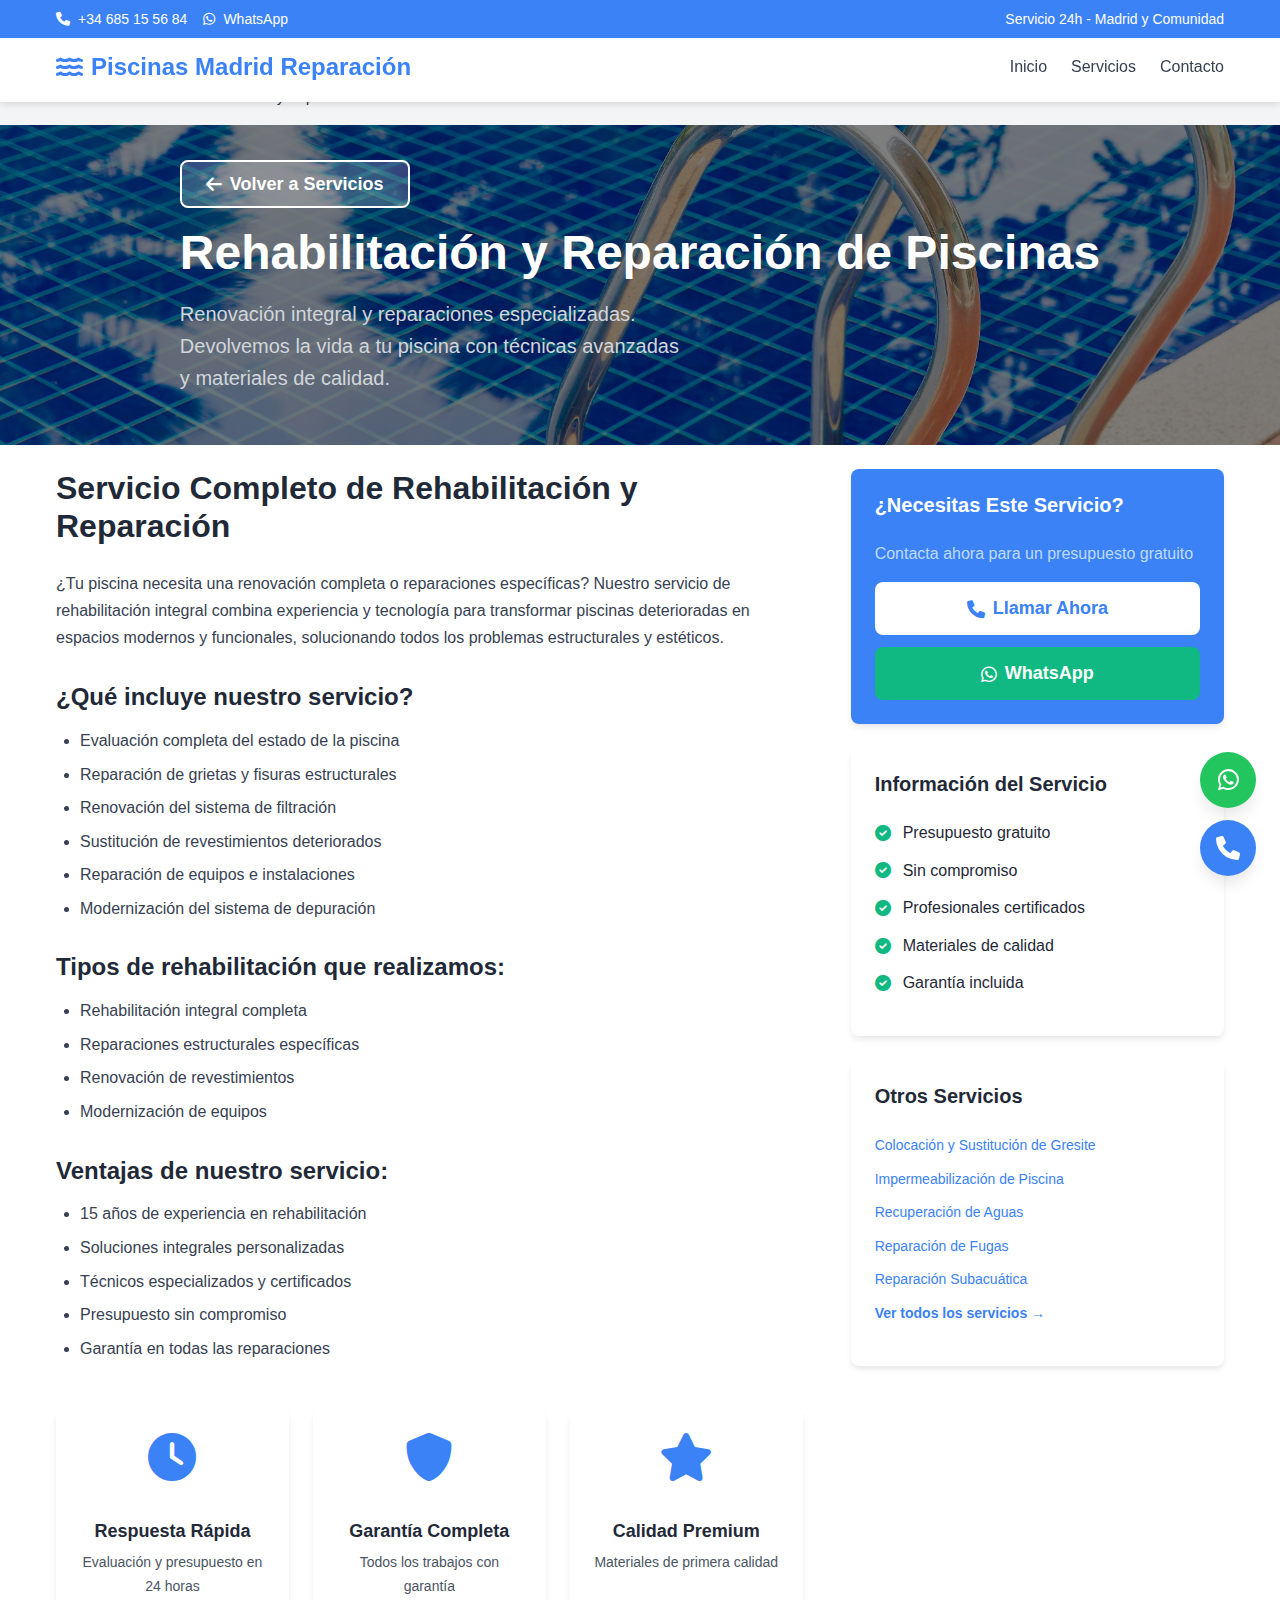
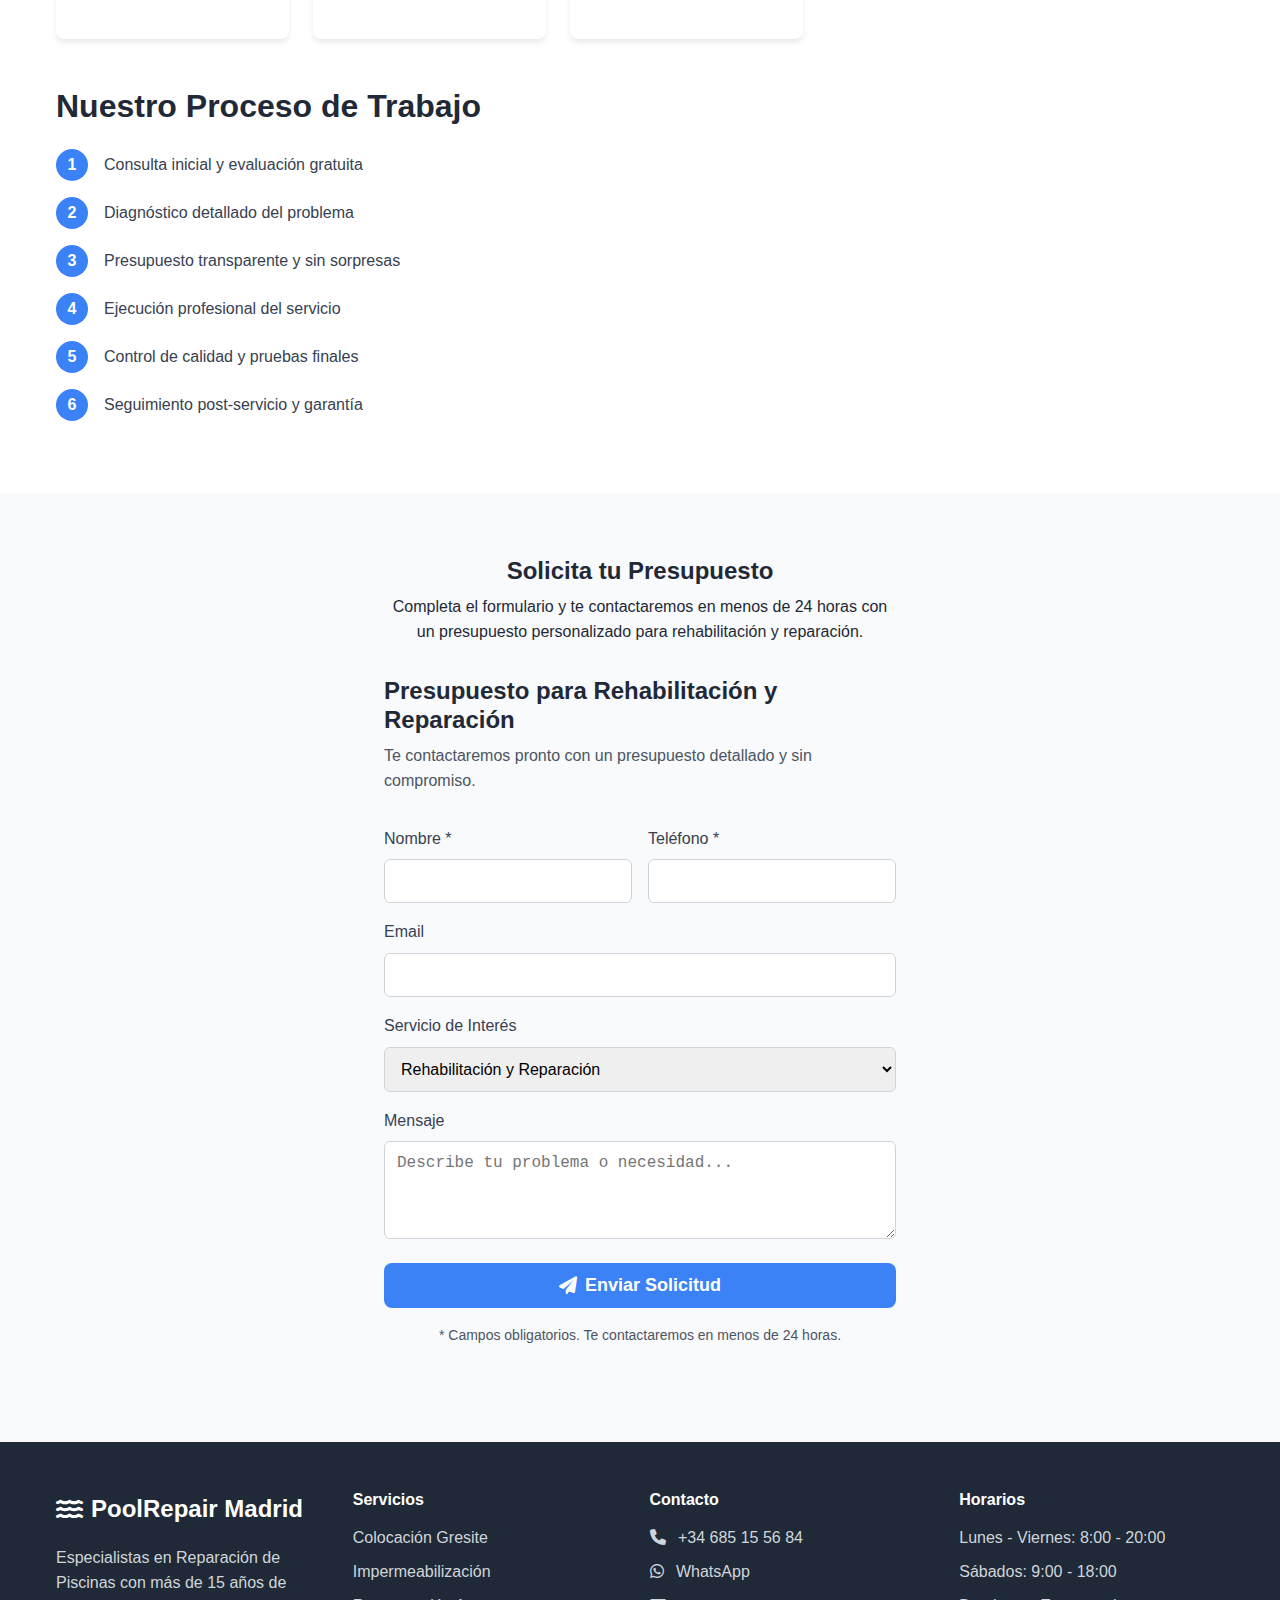
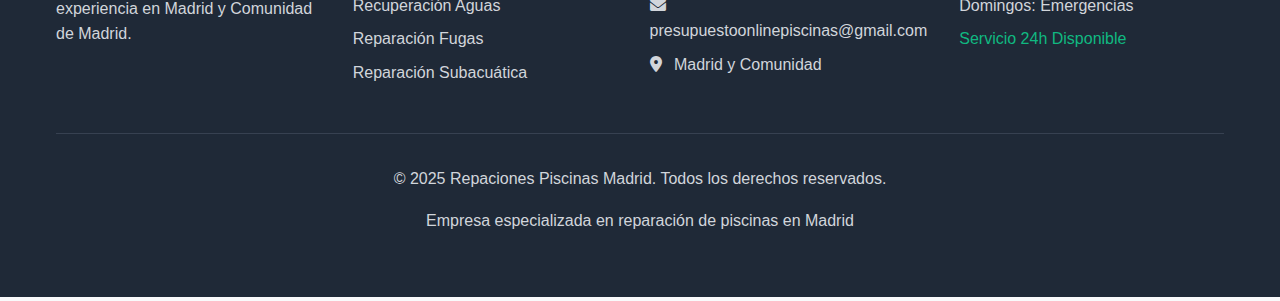
<file: servicio-rehabilitacion.html>
<!DOCTYPE html>
<html lang="es">
<head>
    <meta charset="UTF-8">
    <meta name="viewport" content="width=device-width, initial-scale=1.0">
    <title>Rehabilitación y Reparación de Piscinas Madrid</title>
    <!-- Favicon -->
    <link rel="icon" href="img/favicon.png" type="image/png">
    <meta name="description" content="Servicio completo de rehabilitación y reparación de piscinas en Madrid. Renovación integral y reparaciones especializadas. Presupuesto gratuito.">
    <meta name="keywords" content="rehabilitación piscina Madrid, reparación piscina, renovación piscina, restauración piscina">
    
    <!-- Open Graph tags -->
    <meta property="og:title" content="Rehabilitación y Reparación de Piscinas Madrid">
    <meta property="og:description" content="Especialistas en rehabilitación integral con más de 15 años de experiencia en Madrid.">
    <meta property="og:type" content="website">
    <meta property="og:locale" content="es_ES">

    <!-- Etiquetas canonicas-->
     <link rel="canonical" href="https://reparacionpiscinasmadrid.es/servicio-rehabilitacion">

     <!-- HREFLANG -->
     <link rel="alternate" hreflang="es-ES" href="https://reparacionpiscinasmadrid.es/servicio-rehabilitacion" />
    
    <!-- Font Awesome para iconos -->
    <link rel="stylesheet" href="https://cdnjs.cloudflare.com/ajax/libs/font-awesome/6.0.0/css/all.min.css">
    
    <!-- CSS personalizado -->
    <link rel="stylesheet" href="styles.css">
    <link rel="stylesheet" href="css/cookie.css">
</head>
<body>
    <!-- Barra de contacto fija -->
    <div class="contact-bar">
        <div class="container">
            <div class="contact-info">
                <a href="tel:+34685155684" class="contact-link">
                    <i class="fas fa-phone"></i>
                    +34 685 15 56 84
                </a>
                <a href="https://wa.me/34685155684?text=Hola,%20me%20interesa%20información%20sobre%20Rehabilitación%20y%20Reparación" target="_blank" class="contact-link">
                    <i class="fab fa-whatsapp"></i>
                    WhatsApp
                </a>
            </div>
            <div class="service-hours">
                <span>Servicio 24h - Madrid y Comunidad</span>
            </div>
        </div>
    </div>

    <!-- Navegación -->
    <nav class="navbar">
        <div class="container">
            <div class="nav-content">
                <a href="index.html" class="logo">
                    <i class="fas fa-water"></i>
                    Piscinas Madrid Reparación
                </a>
                
                <div class="nav-menu" id="navMenu">
                    <a href="index.html" class="nav-link">Inicio</a>
                    <a href="servicios.html" class="nav-link">Servicios</a>
                    <a href="contacto.html" class="nav-link">Contacto</a>
                </div>
                
                <button class="nav-toggle" id="navToggle">
                    <span></span>
                    <span></span>
                    <span></span>
                </button>
            </div>
        </div>
    </nav>

    <!-- Breadcrumb -->
    <section class="breadcrumb">
        <div class="container">
            <nav>
                <a href="index.html">Inicio</a>
                <span>/</span>
                <a href="servicios.html">Servicios</a>
                <span>/</span>
                <span style="color: var(--gray-800);">Rehabilitación y Reparación</span>
            </nav>
        </div>
    </section>

    <!-- Hero del servicio -->
    <section class="service-hero" style="background-image: url('img/Reparacion-Gresite.jpg');">
        <div class="hero-overlay"></div>
        <div class="container">
            <div class="service-hero-content">
                <a href="servicios.html" class="btn btn-outline" style="background-color: rgba(255,255,255,0.2); border-color: white; color: white; margin-bottom: 1rem; display: inline-flex;">
                    <i class="fas fa-arrow-left"></i>
                    Volver a Servicios
                </a>
                <h1>Rehabilitación y Reparación de Piscinas</h1>
                <p>Renovación integral y reparaciones especializadas. Devolvemos la vida a tu piscina con técnicas avanzadas y materiales de calidad.</p>
            </div>
        </div>
    </section>

    <!-- Contenido del servicio -->
    <section class="service-content">
        <div class="container">
            <div class="service-layout">
                <!-- Contenido principal -->
                <div class="service-main">
                    <h2>Servicio Completo de Rehabilitación y Reparación</h2>
                    <p>¿Tu piscina necesita una renovación completa o reparaciones específicas? Nuestro servicio de rehabilitación integral combina experiencia y tecnología para transformar piscinas deterioradas en espacios modernos y funcionales, solucionando todos los problemas estructurales y estéticos.</p>
                    
                    <h3>¿Qué incluye nuestro servicio?</h3>
                    <ul>
                        <li>Evaluación completa del estado de la piscina</li>
                        <li>Reparación de grietas y fisuras estructurales</li>
                        <li>Renovación del sistema de filtración</li>
                        <li>Sustitución de revestimientos deteriorados</li>
                        <li>Reparación de equipos e instalaciones</li>
                        <li>Modernización del sistema de depuración</li>
                    </ul>
                    
                    <h3>Tipos de rehabilitación que realizamos:</h3>
                    <ul>
                        <li>Rehabilitación integral completa</li>
                        <li>Reparaciones estructurales específicas</li>
                        <li>Renovación de revestimientos</li>
                        <li>Modernización de equipos</li>
                    </ul>
                    
                    <h3>Ventajas de nuestro servicio:</h3>
                    <ul>
                        <li>15 años de experiencia en rehabilitación</li>
                        <li>Soluciones integrales personalizadas</li>
                        <li>Técnicos especializados y certificados</li>
                        <li>Presupuesto sin compromiso</li>
                        <li>Garantía en todas las reparaciones</li>
                    </ul>

                    <!-- Características del servicio -->
                    <div class="service-features">
                        <div class="service-feature-card">
                            <i class="fas fa-clock"></i>
                            <h4>Respuesta Rápida</h4>
                            <p>Evaluación y presupuesto en 24 horas</p>
                        </div>

                        <div class="service-feature-card">
                            <i class="fas fa-shield-alt"></i>
                            <h4>Garantía Completa</h4>
                            <p>Todos los trabajos con garantía</p>
                        </div>

                        <div class="service-feature-card">
                            <i class="fas fa-star"></i>
                            <h4>Calidad Premium</h4>
                            <p>Materiales de primera calidad</p>
                        </div>
                    </div>

                    <!-- Proceso de trabajo -->
                    <div class="process-steps">
                        <h2>Nuestro Proceso de Trabajo</h2>
                        <div class="process-step">
                            <div class="step-number">1</div>
                            <div class="step-text">Consulta inicial y evaluación gratuita</div>
                        </div>
                        <div class="process-step">
                            <div class="step-number">2</div>
                            <div class="step-text">Diagnóstico detallado del problema</div>
                        </div>
                        <div class="process-step">
                            <div class="step-number">3</div>
                            <div class="step-text">Presupuesto transparente y sin sorpresas</div>
                        </div>
                        <div class="process-step">
                            <div class="step-number">4</div>
                            <div class="step-text">Ejecución profesional del servicio</div>
                        </div>
                        <div class="process-step">
                            <div class="step-number">5</div>
                            <div class="step-text">Control de calidad y pruebas finales</div>
                        </div>
                        <div class="process-step">
                            <div class="step-number">6</div>
                            <div class="step-text">Seguimiento post-servicio y garantía</div>
                        </div>
                    </div>
                </div>

                <!-- Sidebar -->
                <div class="service-sidebar">
                    <!-- Tarjeta de contacto -->
                    <div class="sidebar-card primary">
                        <div class="sidebar-card-header">
                            <h4>¿Necesitas Este Servicio?</h4>
                        </div>
                        <div class="sidebar-card-content">
                            <p>Contacta ahora para un presupuesto gratuito</p>
                            <div class="sidebar-actions">
                                <a href="tel:+34685155684" class="btn btn-white">
                                    <i class="fas fa-phone"></i>
                                    Llamar Ahora
                                </a>
                                <a href="https://wa.me/34685155684?text=Hola,%20me%20interesa%20información%20sobre%20Rehabilitación%20y%20Reparación" target="_blank" class="btn btn-accent">
                                    <i class="fab fa-whatsapp"></i>
                                    WhatsApp
                                </a>
                            </div>
                        </div>
                    </div>

                    <!-- Información del servicio -->
                    <div class="sidebar-card">
                        <div class="sidebar-card-header">
                            <h4>Información del Servicio</h4>
                        </div>
                        <div class="sidebar-card-content">
                            <ul class="service-info-list">
                                <li>
                                    <i class="fas fa-check-circle"></i>
                                    <span>Presupuesto gratuito</span>
                                </li>
                                <li>
                                    <i class="fas fa-check-circle"></i>
                                    <span>Sin compromiso</span>
                                </li>
                                <li>
                                    <i class="fas fa-check-circle"></i>
                                    <span>Profesionales certificados</span>
                                </li>
                                <li>
                                    <i class="fas fa-check-circle"></i>
                                    <span>Materiales de calidad</span>
                                </li>
                                <li>
                                    <i class="fas fa-check-circle"></i>
                                    <span>Garantía incluida</span>
                                </li>
                            </ul>
                        </div>
                    </div>

                    <!-- Otros servicios -->
                    <div class="sidebar-card">
                        <div class="sidebar-card-header">
                            <h4>Otros Servicios</h4>
                        </div>
                        <div class="sidebar-card-content">
                            <ul class="other-services">
                                <li><a href="servicio-gresite.html">Colocación y Sustitución de Gresite</a></li>
                                <li><a href="servicio-impermeabilizacion.html">Impermeabilización de Piscina</a></li>
                                <li><a href="servicio-recuperacion-agua.html">Recuperación de Aguas</a></li>
                                <li><a href="servicio-fugas.html">Reparación de Fugas</a></li>
                                <li><a href="servicio-subacuatica.html">Reparación Subacuática</a></li>
                                <li><a href="servicios.html"><strong>Ver todos los servicios →</strong></a></li>
                            </ul>
                        </div>
                    </div>
                </div>
            </div>
        </div>
    </section>

    <!-- Formulario de contacto -->
    <section class="contact-section">
        <div class="container">
            <div class="contact-form-wrapper">
                <div style="text-align: center; margin-bottom: 2rem;">
                    <h2>Solicita tu Presupuesto</h2>
                    <p>Completa el formulario y te contactaremos en menos de 24 horas con un presupuesto personalizado para rehabilitación y reparación.</p>
                </div>
                <form class="contact-form" id="contactForm">
                    <h3>Presupuesto para Rehabilitación y Reparación</h3>
                    <p>Te contactaremos pronto con un presupuesto detallado y sin compromiso.</p>
                    
                    <div class="form-row">
                        <div class="form-group">
                            <label for="nombre">Nombre *</label>
                            <input type="text" id="nombre" name="nombre" required>
                        </div>
                        <div class="form-group">
                            <label for="telefono">Teléfono *</label>
                            <input type="tel" id="telefono" name="telefono" required>
                        </div>
                    </div>

                    <div class="form-group">
                        <label for="email">Email</label>
                        <input type="email" id="email" name="email">
                    </div>

                    <div class="form-group">
                        <label for="servicio">Servicio de Interés</label>
                        <select id="servicio" name="servicio">
                            <option value="gresite">Colocación y Sustitución de Gresite</option>
                            <option value="impermeabilizacion">Impermeabilización de Piscina</option>
                            <option value="recuperacion-agua">Recuperación de Aguas</option>
                            <option value="rehabilitacion" selected>Rehabilitación y Reparación</option>
                            <option value="fugas">Reparación de Fugas</option>
                            <option value="subacuatica">Reparación Subacuática</option>
                        </select>
                    </div>

                    <div class="form-group">
                        <label for="mensaje">Mensaje</label>
                        <textarea id="mensaje" name="mensaje" rows="4" placeholder="Describe tu problema o necesidad..."></textarea>
                    </div>

                    <button type="submit" class="btn btn-primary btn-full">
                        <i class="fas fa-paper-plane"></i>
                        Enviar Solicitud
                    </button>

                    <p class="form-note">* Campos obligatorios. Te contactaremos en menos de 24 horas.</p>
                </form>
            </div>
        </div>
    </section>

    <!-- Footer -->
    <footer class="footer">
        <div class="container">
            <div class="footer-content">
                <div class="footer-section">
                    <div class="footer-logo">
                        <i class="fas fa-water"></i>
                        PoolRepair Madrid
                    </div>
                    <p>Especialistas en Reparación de Piscinas con más de 15 años de experiencia en Madrid y Comunidad de Madrid.</p>
                </div>

                <div class="footer-section">
                    <h4>Servicios</h4>
                    <ul>
                        <li><a href="servicio-gresite.html">Colocación Gresite</a></li>
                        <li><a href="servicio-impermeabilizacion.html">Impermeabilización</a></li>
                        <li><a href="servicio-recuperacion-agua.html">Recuperación Aguas</a></li>
                        <li><a href="servicio-fugas.html">Reparación Fugas</a></li>
                        <li><a href="servicio-subacuatica.html">Reparación Subacuática</a></li>
                    </ul>
                </div>

                <div class="footer-section">
                    <h4>Contacto</h4>
                    <ul>
                        <li><i class="fas fa-phone"></i> +34 685 15 56 84</li>
                        <li><i class="fab fa-whatsapp"></i> WhatsApp</li>
                        <li><i class="fas fa-envelope"></i> presupuestoonlinepiscinas@gmail.com</li>
                        <li><i class="fas fa-map-marker-alt"></i> Madrid y Comunidad</li>
                    </ul>
                </div>

                <div class="footer-section">
                    <h4>Horarios</h4>
                    <ul>
                        <li>Lunes - Viernes: 8:00 - 20:00</li>
                        <li>Sábados: 9:00 - 18:00</li>
                        <li>Domingos: Emergencias</li>
                        <li class="emergency">Servicio 24h Disponible</li>
                    </ul>
                </div>
            </div>

            <div class="footer-bottom">
                <p>&copy; 2025 Repaciones Piscinas Madrid. Todos los derechos reservados.</p>
                <p>Empresa especializada en reparación de piscinas en Madrid</p>
            </div>
        </div>
    </footer>

    <!-- Botones flotantes -->
    <div class="floating-buttons">
        <a href="https://wa.me/34685155684?text=Hola,%20me%20interesa%20información%20sobre%20Rehabilitación%20y%20Reparación" target="_blank" class="floating-btn whatsapp">
            <i class="fab fa-whatsapp"></i>
        </a>
        <a href="tel:+34685155684" class="floating-btn phone">
            <i class="fas fa-phone"></i>
        </a>
    </div>

    <!-- JavaScript -->
    <script src="contact-form.js"></script>
     <script src="JS/seo-data.js"></script>
     <script src="JS/cookie-banner.js"></script>
</body>
</html>
</file>
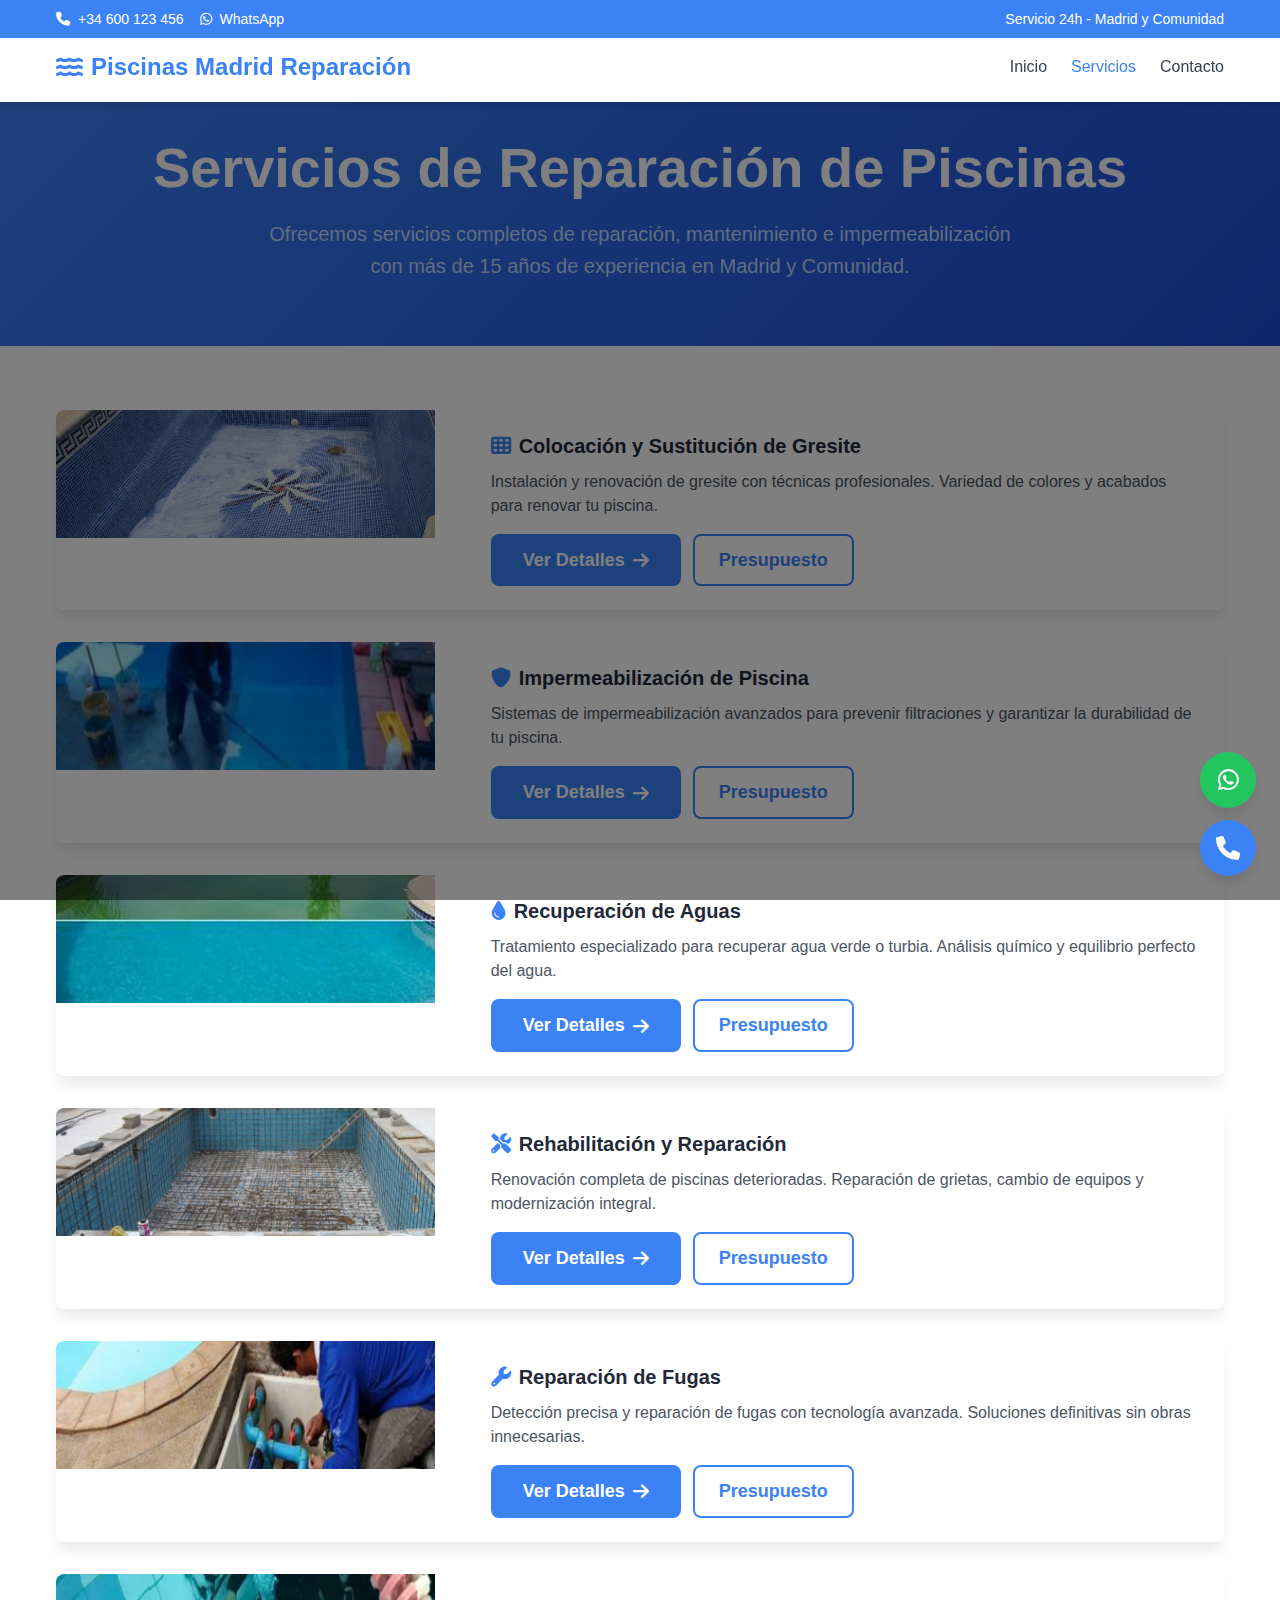
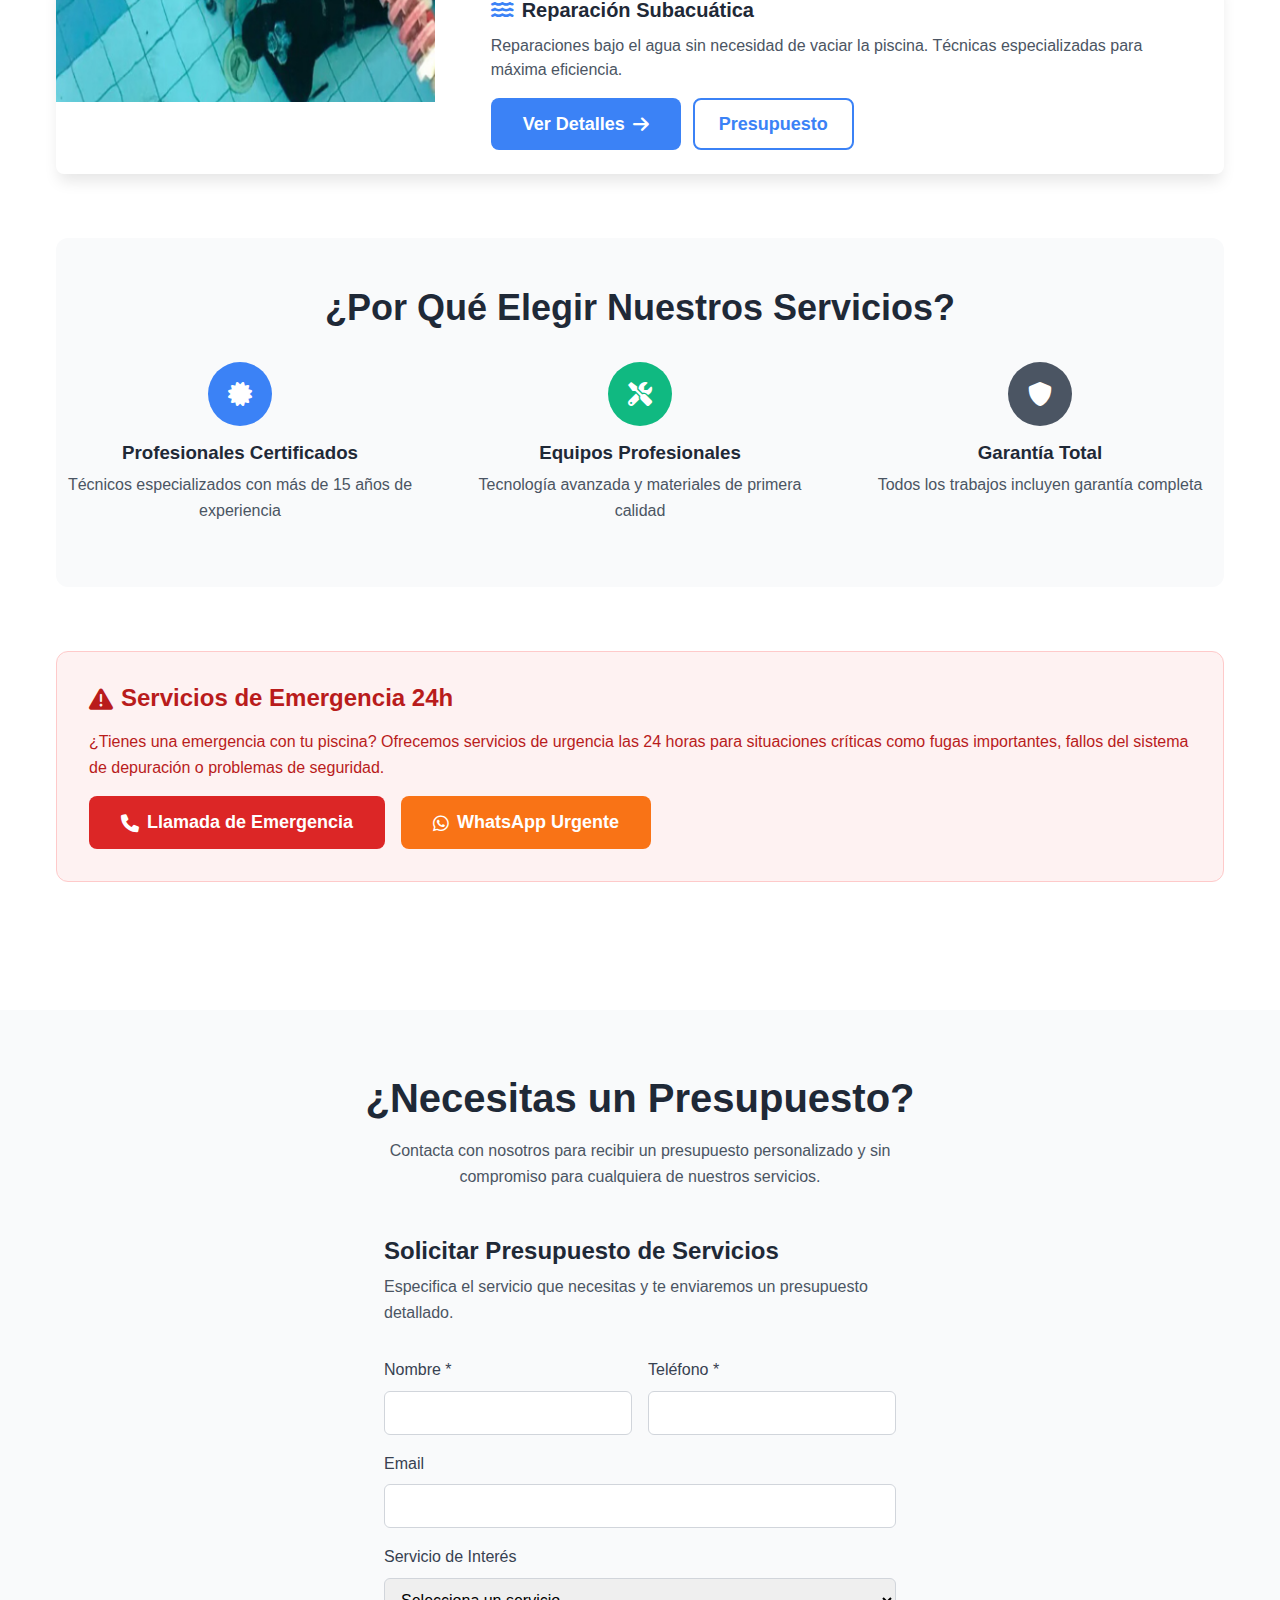
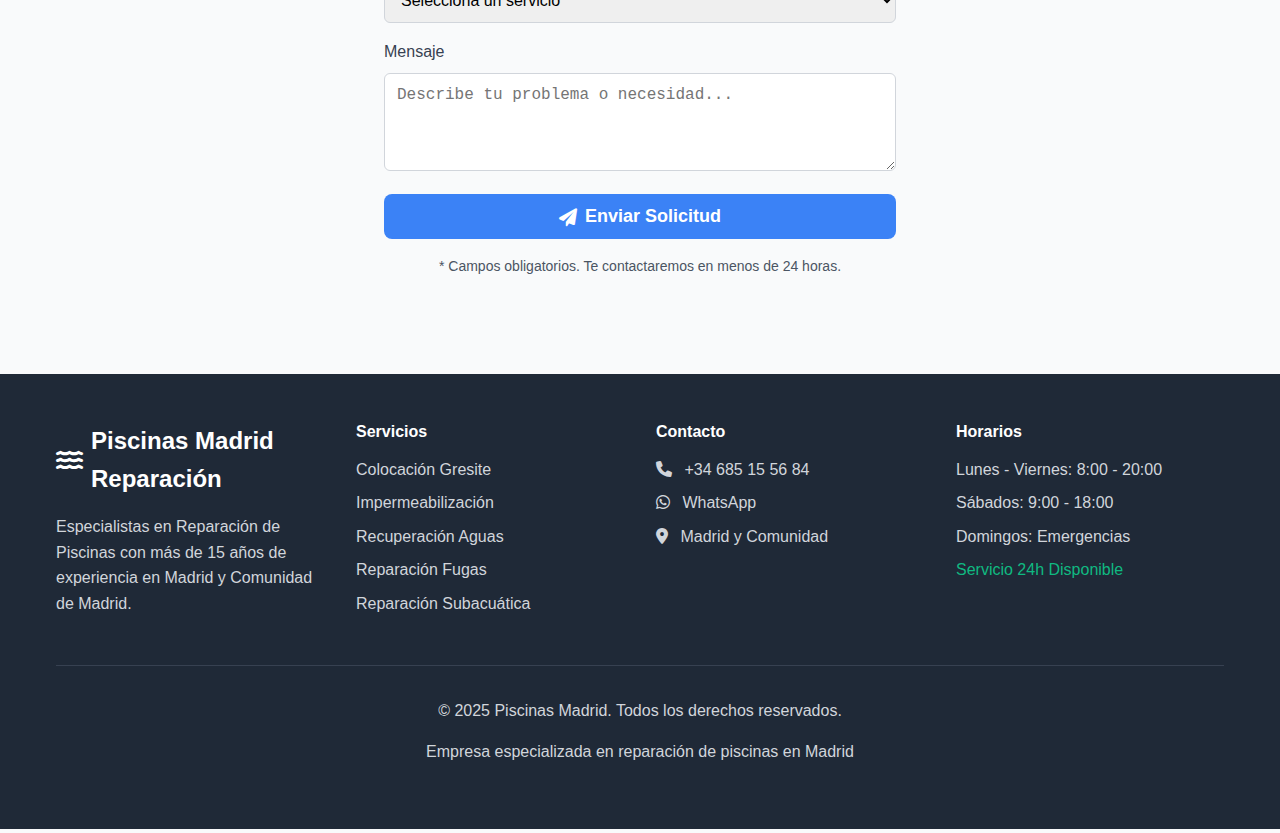
<file: servicios.html>
<!DOCTYPE html>
<html lang="es">
<head>
    <meta charset="UTF-8">
    <meta name="viewport" content="width=device-width, initial-scale=1.0">
    <title>Servicios de Reparación de Piscinas Madrid - Todos los Servicios</title>
    <meta name="description" content="Servicios completos de reparación de piscinas en Madrid: gresite, impermeabilización, recuperación de aguas, reparación de fugas y más. Profesionales certificados.">
    <meta name="keywords" content="servicios reparación piscinas Madrid, gresite piscina, impermeabilización, recuperación agua, fugas piscina, reparación subacuática">
    
    <!-- Open Graph tags -->
    <meta property="og:title" content="Servicios de Reparación de Piscinas Madrid - Todos los Servicios">
    <meta property="og:description" content="Servicios completos de reparación de piscinas en Madrid con más de 15 años de experiencia.">
    <meta property="og:type" content="website">
    <meta property="og:locale" content="es_ES">
    
    <!-- Font Awesome para iconos -->
    <link rel="stylesheet" href="https://cdnjs.cloudflare.com/ajax/libs/font-awesome/6.0.0/css/all.min.css">
    
    <!-- CSS personalizado -->
    <link rel="stylesheet" href="styles.css">
</head>
<body>
    <!-- Barra de contacto fija -->
    <div class="contact-bar">
        <div class="container">
            <div class="contact-info">
                <a href="tel:+34685155684" class="contact-link">
                    <i class="fas fa-phone"></i>
                    +34 600 123 456
                </a>
                <a href="https://wa.me/34685155684?text=Hola,%20me%20interesa%20información%20sobre%20sus%20servicios%20de%20reparación%20de%20piscinas" target="_blank" class="contact-link">
                    <i class="fab fa-whatsapp"></i>
                    WhatsApp
                </a>
            </div>
            <div class="service-hours">
                <span>Servicio 24h - Madrid y Comunidad</span>
            </div>
        </div>
    </div>

    <!-- Navegación -->
    <nav class="navbar">
        <div class="container">
            <div class="nav-content">
                <a href="index.html" class="logo">
                    <i class="fas fa-water"></i>
                    Piscinas Madrid Reparación
                </a>
                
                <div class="nav-menu" id="navMenu">
                    <a href="index.html" class="nav-link">Inicio</a>
                    <a href="servicios.html" class="nav-link active">Servicios</a>
                    <a href="contacto.html" class="nav-link">Contacto</a>
                </div>
                
                <button class="nav-toggle" id="navToggle">
                    <span></span>
                    <span></span>
                    <span></span>
                </button>
            </div>
        </div>
    </nav>

    <!-- Header de página -->
    <section class="page-header">
        <div class="hero-overlay"></div>
        <div class="container">
            <div class="page-header-content">
                <h1>Servicios de Reparación de Piscinas</h1>
                <p>Ofrecemos servicios completos de reparación, mantenimiento e impermeabilización con más de 15 años de experiencia en Madrid y Comunidad.</p>
            </div>
        </div>
    </section>

    <!-- Servicios principales -->
    <section class="services-detailed">
        <div class="container">
            <div class="services-list">
                <!-- Gresite -->
                <div class="service-detailed-card">
                    <div class="service-image">
                        <img src="img/lechada-Piscinas.jpg" alt="Colocación y Sustitución de Gresite">
                    </div>
                    <div class="service-details">
                        <h3><i class="fas fa-th"></i> Colocación y Sustitución de Gresite</h3>
                        <p>Instalación y renovación de gresite con técnicas profesionales. Variedad de colores y acabados para renovar tu piscina.</p>
                        <div class="service-actions">
                            <a href="servicio-gresite.html" class="btn btn-primary">
                                Ver Detalles <i class="fas fa-arrow-right"></i>
                            </a>
                            <a href="contacto.html" class="btn btn-outline">
                                Presupuesto
                            </a>
                        </div>
                    </div>
                </div>

                <!-- Impermeabilización -->
                <div class="service-detailed-card">
                    <div class="service-image">
                        <img src="img/Impermealización de piscinas.jpg" alt="Impermeabilización de Piscina">
                    </div>
                    <div class="service-details">
                        <h3><i class="fas fa-shield-alt"></i> Impermeabilización de Piscina</h3>
                        <p>Sistemas de impermeabilización avanzados para prevenir filtraciones y garantizar la durabilidad de tu piscina.</p>
                        <div class="service-actions">
                            <a href="servicio-impermeabilizacion.html" class="btn btn-primary">
                                Ver Detalles <i class="fas fa-arrow-right"></i>
                            </a>
                            <a href="contacto.html" class="btn btn-outline">
                                Presupuesto
                            </a>
                        </div>
                    </div>
                </div>

                <!-- Recuperación de Aguas -->
                <div class="service-detailed-card">
                    <div class="service-image">
                        <img src="img/Recuperacion-aguas-piscina.jpg" alt="Recuperación de Aguas">
                    </div>
                    <div class="service-details">
                        <h3><i class="fas fa-tint"></i> Recuperación de Aguas</h3>
                        <p>Tratamiento especializado para recuperar agua verde o turbia. Análisis químico y equilibrio perfecto del agua.</p>
                        <div class="service-actions">
                            <a href="servicio-recuperacion-agua.html" class="btn btn-primary">
                                Ver Detalles <i class="fas fa-arrow-right"></i>
                            </a>
                            <a href="contacto.html" class="btn btn-outline">
                                Presupuesto
                            </a>
                        </div>
                    </div>
                </div>

                <!-- Rehabilitación -->
                <div class="service-detailed-card">
                    <div class="service-image">
                        <img src="img/rehabilitacion-piscina-01.jpg" alt="Rehabilitación y Reparación">
                    </div>
                    <div class="service-details">
                        <h3><i class="fas fa-tools"></i> Rehabilitación y Reparación</h3>
                        <p>Renovación completa de piscinas deterioradas. Reparación de grietas, cambio de equipos y modernización integral.</p>
                        <div class="service-actions">
                            <a href="servicio-rehabilitacion.html" class="btn btn-primary">
                                Ver Detalles <i class="fas fa-arrow-right"></i>
                            </a>
                            <a href="contacto.html" class="btn btn-outline">
                                Presupuesto
                            </a>
                        </div>
                    </div>
                </div>

                <!-- Reparación de Fugas -->
                <div class="service-detailed-card">
                    <div class="service-image">
                        <img src="img/reparacion de fugas1.jpg" alt="Reparación de Fugas">
                    </div>
                    <div class="service-details">
                        <h3><i class="fas fa-wrench"></i> Reparación de Fugas</h3>
                        <p>Detección precisa y reparación de fugas con tecnología avanzada. Soluciones definitivas sin obras innecesarias.</p>
                        <div class="service-actions">
                            <a href="servicio-fugas.html" class="btn btn-primary">
                                Ver Detalles <i class="fas fa-arrow-right"></i>
                            </a>
                            <a href="contacto.html" class="btn btn-outline">
                                Presupuesto
                            </a>
                        </div>
                    </div>
                </div>

                <!-- Reparación Subacuática -->
                <div class="service-detailed-card">
                    <div class="service-image">
                        <img src="img/Reparación subacuáticas de piscinas.jpg" alt="Reparación Subacuática">
                    </div>
                    <div class="service-details">
                        <h3><i class="fas fa-water"></i> Reparación Subacuática</h3>
                        <p>Reparaciones bajo el agua sin necesidad de vaciar la piscina. Técnicas especializadas para máxima eficiencia.</p>
                        <div class="service-actions">
                            <a href="servicio-subacuatica.html" class="btn btn-primary">
                                Ver Detalles <i class="fas fa-arrow-right"></i>
                            </a>
                            <a href="contacto.html" class="btn btn-outline">
                                Presupuesto
                            </a>
                        </div>
                    </div>
                </div>
            </div>

            <!-- Características destacadas -->
            <div class="features-section">
                <h2>¿Por Qué Elegir Nuestros Servicios?</h2>
                <div class="features-grid">
                    <div class="feature-highlight">
                        <div class="feature-icon">
                            <i class="fas fa-certificate"></i>
                        </div>
                        <h3>Profesionales Certificados</h3>
                        <p>Técnicos especializados con más de 15 años de experiencia</p>
                    </div>
                    <div class="feature-highlight">
                        <div class="feature-icon accent">
                            <i class="fas fa-tools"></i>
                        </div>
                        <h3>Equipos Profesionales</h3>
                        <p>Tecnología avanzada y materiales de primera calidad</p>
                    </div>
                    <div class="feature-highlight">
                        <div class="feature-icon gray">
                            <i class="fas fa-shield-alt"></i>
                        </div>
                        <h3>Garantía Total</h3>
                        <p>Todos los trabajos incluyen garantía completa</p>
                    </div>
                </div>
            </div>

            <!-- Servicios de emergencia -->
            <div class="emergency-section">
                <h2><i class="fas fa-exclamation-triangle"></i> Servicios de Emergencia 24h</h2>
                <p>¿Tienes una emergencia con tu piscina? Ofrecemos servicios de urgencia las 24 horas para situaciones críticas como fugas importantes, fallos del sistema de depuración o problemas de seguridad.</p>
                <div class="emergency-buttons">
                    <a href="tel:+34600123456" class="btn btn-emergency">
                        <i class="fas fa-phone"></i>
                        Llamada de Emergencia
                    </a>
                    <a href="https://wa.me/34600123456?text=EMERGENCIA:%20Necesito%20ayuda%20urgente%20con%20mi%20piscina" target="_blank" class="btn btn-warning">
                        <i class="fab fa-whatsapp"></i>
                        WhatsApp Urgente
                    </a>
                </div>
            </div>
        </div>
    </section>

    <!-- Formulario de contacto -->
    <section class="contact-section">
        <div class="container">
            <div class="section-header">
                <h2>¿Necesitas un Presupuesto?</h2>
                <p>Contacta con nosotros para recibir un presupuesto personalizado y sin compromiso para cualquiera de nuestros servicios.</p>
            </div>
            
            <div class="contact-form-wrapper">
                <form class="contact-form" id="contactForm">
                    <h3>Solicitar Presupuesto de Servicios</h3>
                    <p>Especifica el servicio que necesitas y te enviaremos un presupuesto detallado.</p>
                    
                    <div class="form-row">
                        <div class="form-group">
                            <label for="nombre">Nombre *</label>
                            <input type="text" id="nombre" name="nombre" required>
                        </div>
                        <div class="form-group">
                            <label for="telefono">Teléfono *</label>
                            <input type="tel" id="telefono" name="telefono" required>
                        </div>
                    </div>

                    <div class="form-group">
                        <label for="email">Email</label>
                        <input type="email" id="email" name="email">
                    </div>

                    <div class="form-group">
                        <label for="servicio">Servicio de Interés</label>
                        <select id="servicio" name="servicio">
                            <option value="">Selecciona un servicio</option>
                            <option value="gresite">Colocación y Sustitución de Gresite</option>
                            <option value="impermeabilizacion">Impermeabilización de Piscina</option>
                            <option value="recuperacion-agua">Recuperación de Aguas</option>
                            <option value="rehabilitacion">Rehabilitación y Reparación</option>
                            <option value="fugas">Reparación de Fugas</option>
                            <option value="subacuatica">Reparación Subacuática</option>
                        </select>
                    </div>

                    <div class="form-group">
                        <label for="mensaje">Mensaje</label>
                        <textarea id="mensaje" name="mensaje" rows="4" placeholder="Describe tu problema o necesidad..."></textarea>
                    </div>

                    <button type="submit" class="btn btn-primary btn-full">
                        <i class="fas fa-paper-plane"></i>
                        Enviar Solicitud
                    </button>

                    <p class="form-note">* Campos obligatorios. Te contactaremos en menos de 24 horas.</p>
                </form>
            </div>
        </div>
    </section>

    <!-- Footer -->
    <footer class="footer">
        <div class="container">
            <div class="footer-content">
                <div class="footer-section">
                    <div class="footer-logo">
                        <i class="fas fa-water"></i>
                        Piscinas Madrid Reparación
                    </div>
                    <p>Especialistas en Reparación de Piscinas con más de 15 años de experiencia en Madrid y Comunidad de Madrid.</p>
                </div>

                <div class="footer-section">
                    <h4>Servicios</h4>
                    <ul>
                        <li><a href="servicio-gresite.html">Colocación Gresite</a></li>
                        <li><a href="servicio-impermeabilizacion.html">Impermeabilización</a></li>
                        <li><a href="servicio-recuperacion-agua.html">Recuperación Aguas</a></li>
                        <li><a href="servicio-fugas.html">Reparación Fugas</a></li>
                        <li><a href="servicio-subacuatica.html">Reparación Subacuática</a></li>
                    </ul>
                </div>

                <div class="footer-section">
                    <h4>Contacto</h4>
                    <ul>
                        <li><i class="fas fa-phone"></i> +34 685 15 56 84</li>
                        <li><i class="fab fa-whatsapp"></i> WhatsApp</li>
                        <li><i class="fas fa-map-marker-alt"></i> Madrid y Comunidad</li>
                    </ul>
                </div>

                <div class="footer-section">
                    <h4>Horarios</h4>
                    <ul>
                        <li>Lunes - Viernes: 8:00 - 20:00</li>
                        <li>Sábados: 9:00 - 18:00</li>
                        <li>Domingos: Emergencias</li>
                        <li class="emergency">Servicio 24h Disponible</li>
                    </ul>
                </div>
            </div>

            <div class="footer-bottom">
                <p>&copy; 2025 Piscinas Madrid. Todos los derechos reservados.</p>
                <p>Empresa especializada en reparación de piscinas en Madrid</p>
            </div>
        </div>
    </footer>

    <!-- Botones flotantes -->
    <div class="floating-buttons">
        <a href="https://wa.me/34685155684?text=Hola,%20me%20interesa%20información%20sobre%20sus%20servicios%20de%20reparación%20de%20piscinas" target="_blank" class="floating-btn whatsapp">
            <i class="fab fa-whatsapp"></i>
        </a>
        <a href="tel:+34685155684" class="floating-btn phone">
            <i class="fas fa-phone"></i>
        </a>
    </div>

    <!-- JavaScript -->
    <script src="contact-form.js"></script>
    
</body>
</html>
</file>
<file: css/cookie.css>
.cookie-banner {
  position: fixed;
  bottom: 0;
  left: 0;
  right: 0;
  background-color: #333;
  color: #fff;
  padding: 15px;
  text-align: center;
  z-index: 9999;
  font-size: 16px;
}
.cookie-banner button {
  margin-left: 15px;
  padding: 8px 16px;
  background-color: #00c896;
  color: white;
  border: none;
  border-radius: 4px;
  cursor: pointer;
}
</file>
<file: styles.css>
/* Reset y variables */

/* 
  CSS Principal para Sitio Web de Piscinas Madrid
  Importa todos los módulos CSS organizados
*/
/* Importar módulos CSS desde la carpeta css/ */
@import url('css/base.css');          /* Variables CSS y reset básico */
@import url('css/components.css');    /* Botones, tarjetas, componentes reutilizables */
@import url('css/navigation.css');    /* Navegación, menús, breadcrumbs, botones flotantes */
@import url('css/layout.css');        /* Hero sections, layout grids, footer, secciones principales */
@import url('css/forms.css');         /* Formularios, campos, validaciones, notificaciones */
@import url('css/services.css');      /* Estilos específicos para páginas de servicios */
@import url('css/contact.css');       /* Estilos específicos para páginas de contacto */
@import url('css/sidebar.css');       /* Sidebar para páginas de servicios individuales */
@import url('css/utilities.css');     /* Utilidades, animaciones, helpers */
/* 
  INSTRUCCIONES DE USO:
  
  1. Crea una carpeta llamada "css" en tu sitio web
  2. Mueve todos los archivos css-*.css a la carpeta css/ 
     (renómbralos quitando el prefijo "css-"):
     - css-base.css → css/base.css
     - css-components.css → css/components.css
     - css-navigation.css → css/navigation.css
     - etc.
  
  3. En todas tus páginas HTML usa solo:
     <link rel="stylesheet" href="styles.css">
  
  4. Este archivo styles.css cargará automáticamente todos los módulos
*/
/* 
  Organización de archivos CSS:
  
  css-base.css       → Variables, reset, tipografía básica
  css-components.css → Botones, tarjetas, componentes reutilizables
  css-navigation.css → Navegación, menús, breadcrumbs
  css-layout.css     → Hero sections, layout grids, footer
  css-forms.css      → Formularios, campos, validaciones
  css-services.css   → Estilos específicos de servicios
  css-contact.css    → Estilos específicos de contacto
  css-sidebar.css    → Sidebar para páginas individuales
  css-utilities.css  → Utilidades, animaciones, helpers
*/
body {
    font-family: -apple-system, BlinkMacSystemFont, 'Segoe UI', Roboto, 'Helvetica Neue', Arial, sans-serif;
}
</file>
